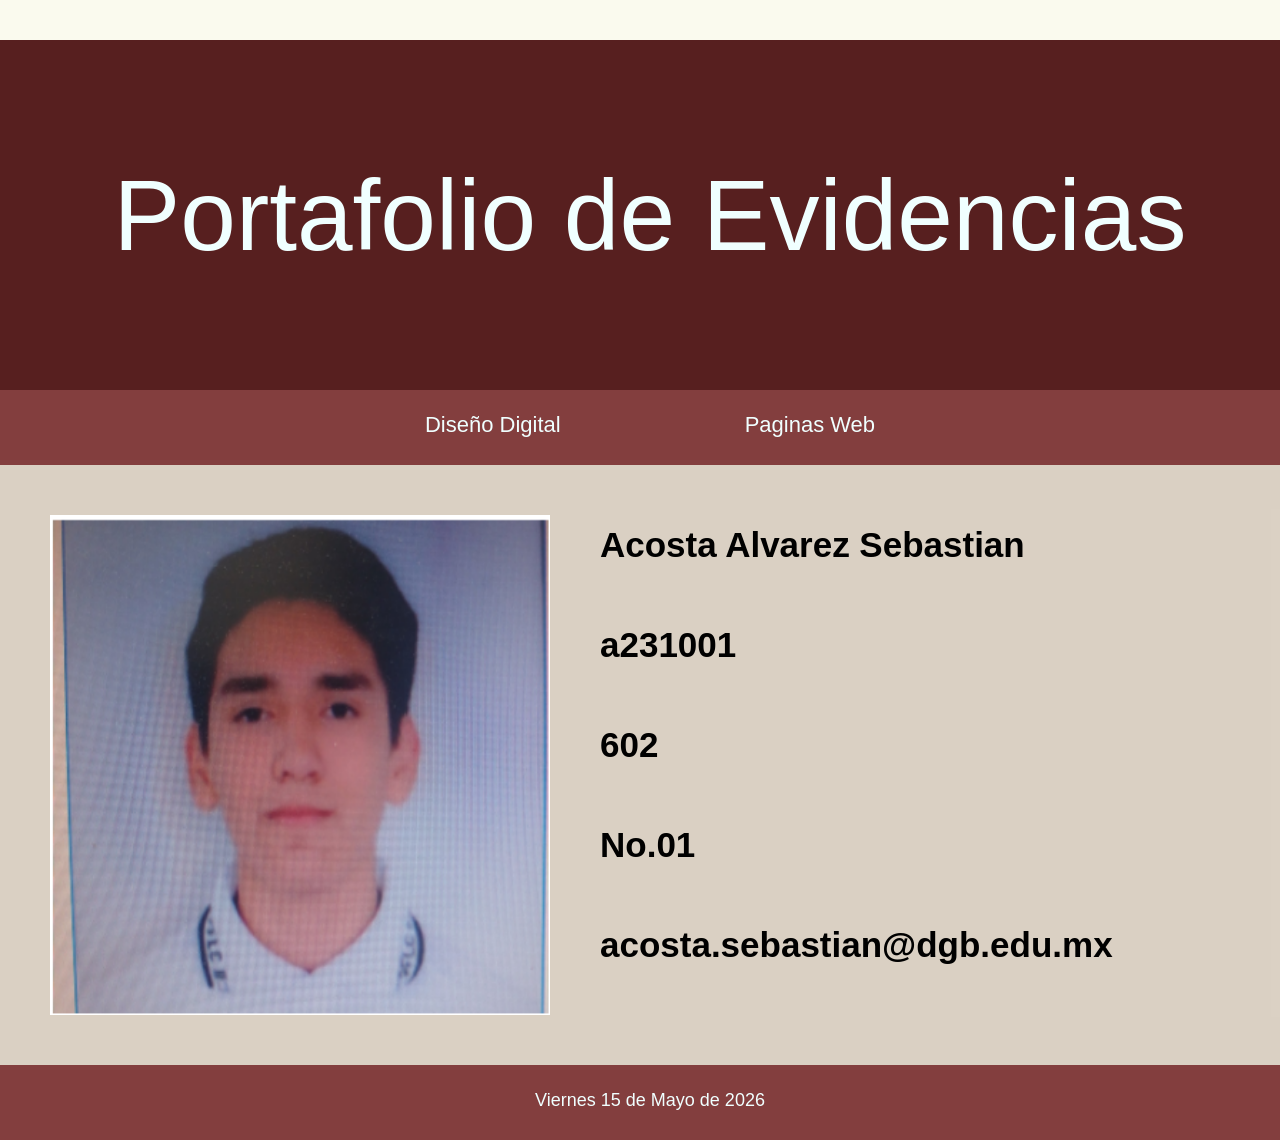
<file: index.html>
<!DOCTYPE html>
<html lang="es">
<head>
    <meta charset="utf-8">
    <meta http-equiv="X-UA-Compatible" content="IE=edge">
    <meta name="viewport" content="width=device-width, initial-scale=1.0">
    <link rel="stylesheet" type="text/css" href="estilos.css">
    <title>Portafolio de Eviencias</title>
</head>
<body id="contenedor">
    <header>
        <section id="baner">Portafolio de Evidencias</section>
    </header>


    <nav>
        <ul>
            <li><a href="diseno-digital/iniciod.html">Diseño Digital</a></li>
            <li><a href="paginas-web/inicio.html">Paginas Web</a></li>
        </ul>
    </nav>


    <main>
        <aside id="izquierda">
            <img src="elementos/captura1.png" alt="foto">
        </aside>

        <article></article>  
        <aside id="derecha">
            <h2>Acosta Alvarez Sebastian</h2>
            <h2>a231001</h2>
            <h2>602</h2>
            <h2>No.01</h2>
            <h2>acosta.sebastian@dgb.edu.mx</h2>
        </aside>
    </main>

    <footer> Viernes 15 de Mayo de 2026</footer>


</body>
</html>
</file>
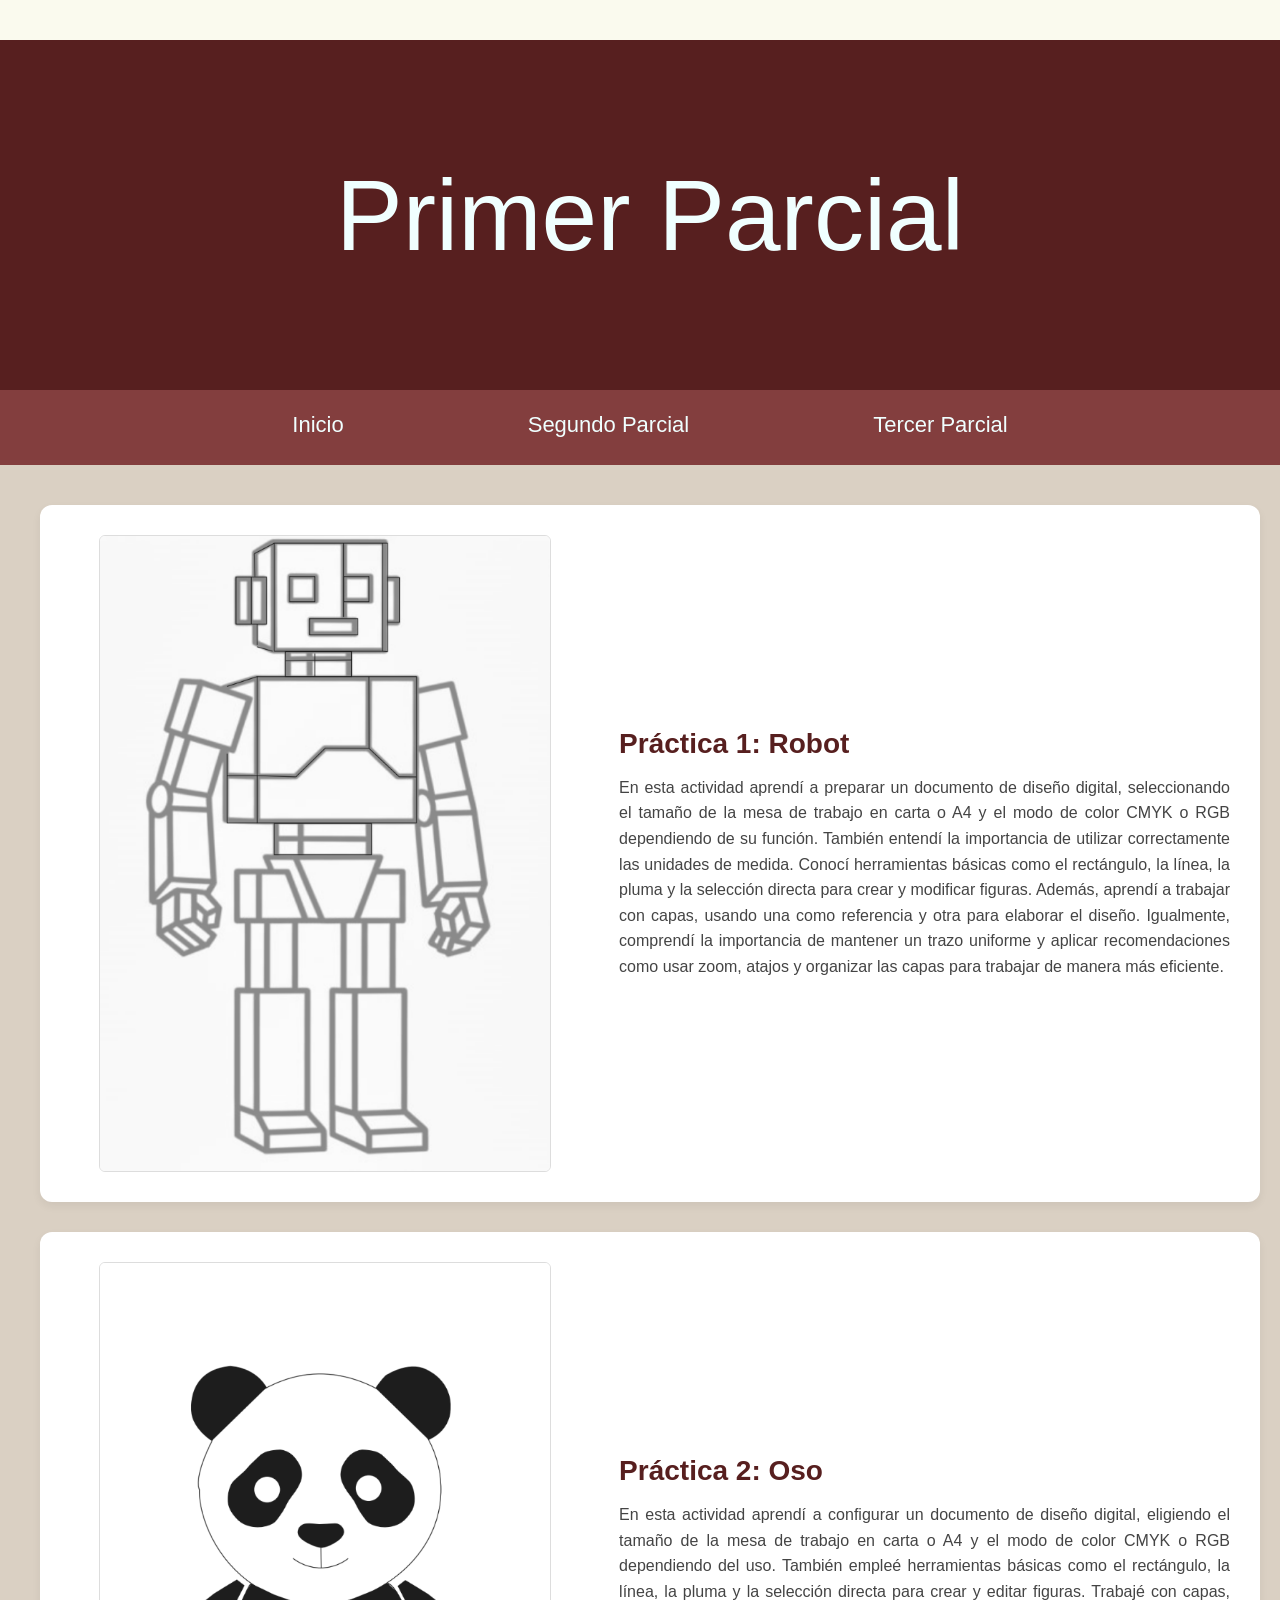
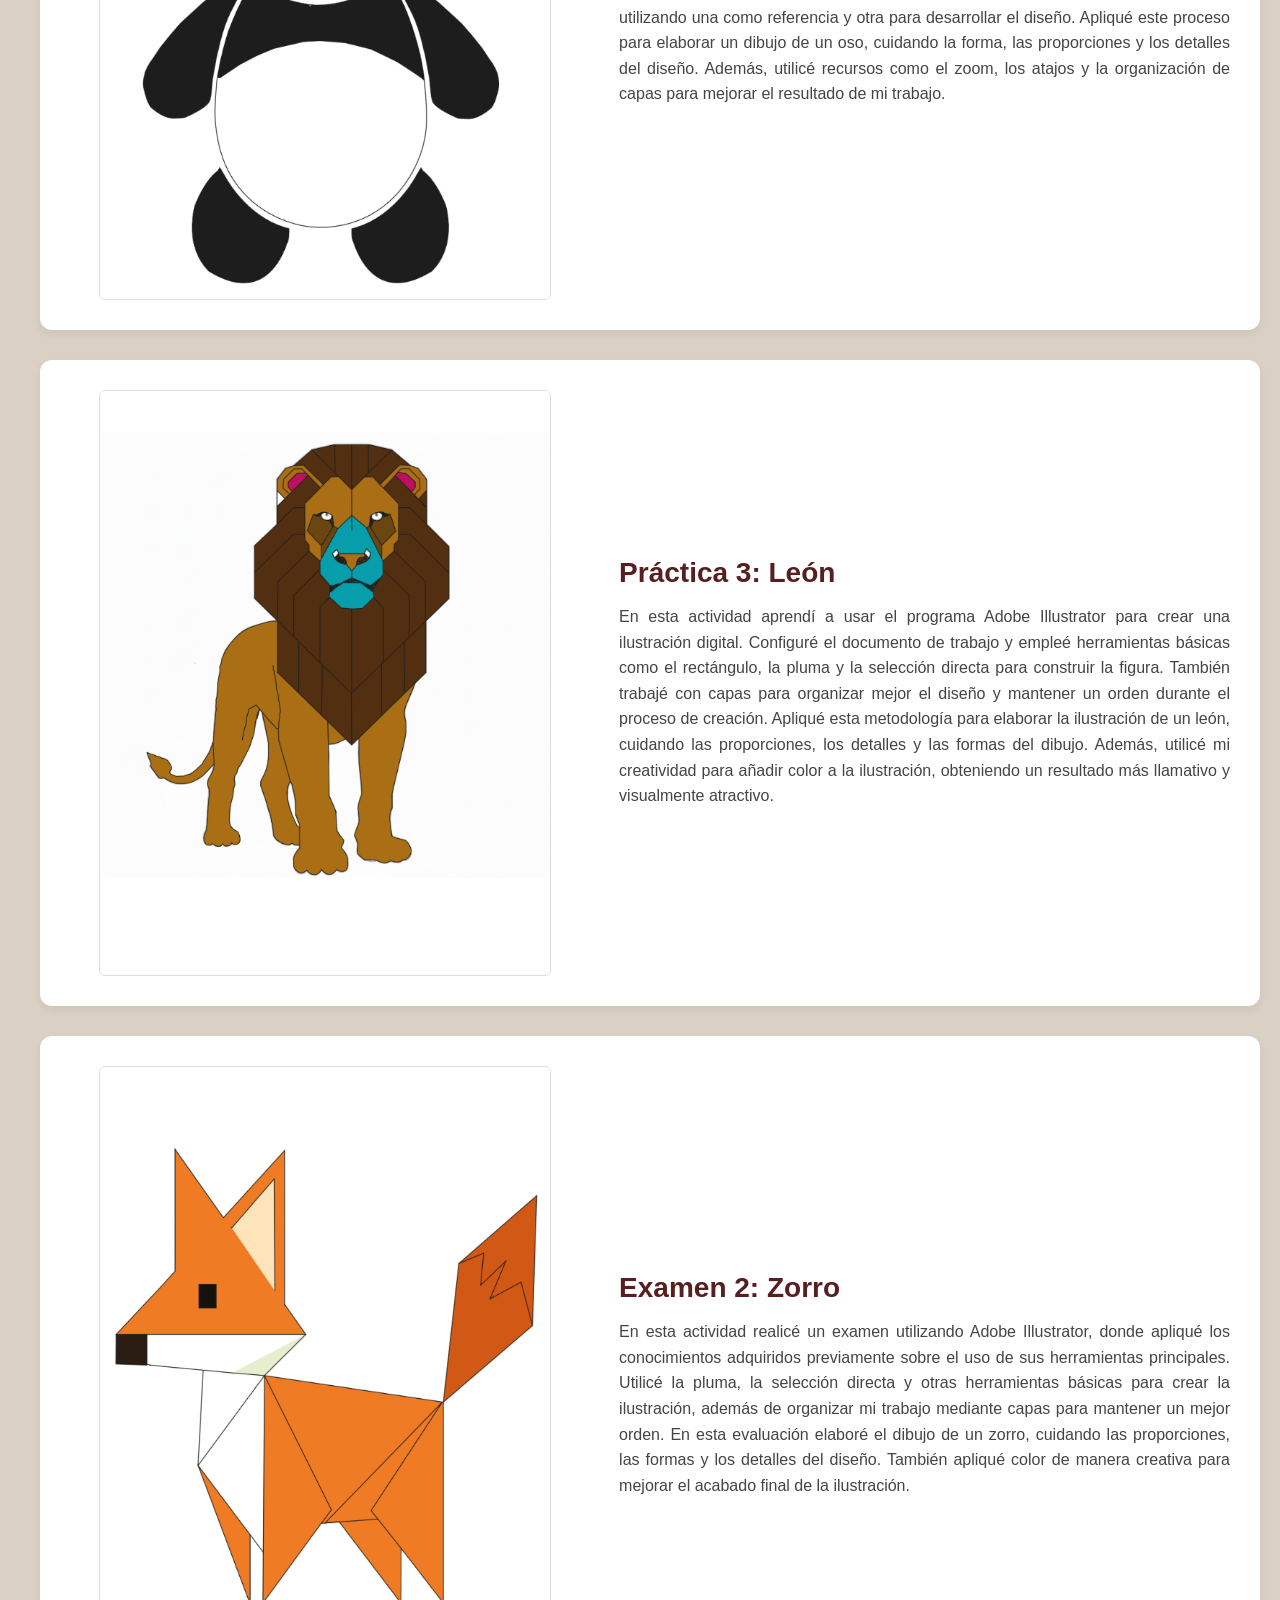
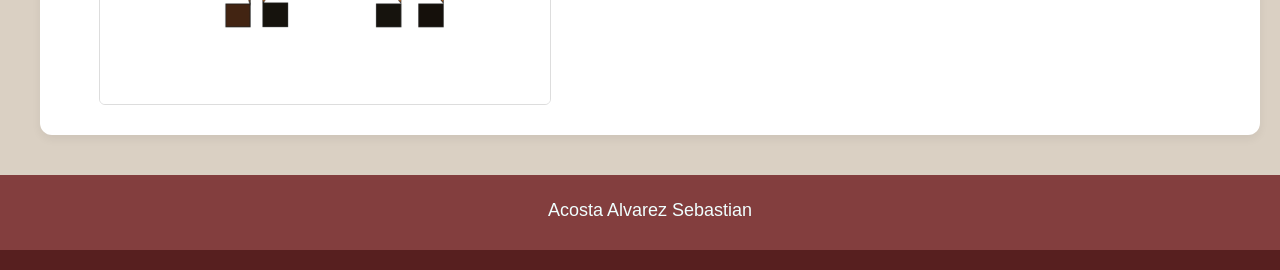
<file: diseno-digital/dd_p1.html>
<!DOCTYPE html>
<html lang="es">
<head>
    <meta charset="utf-8">
    <meta http-equiv="X-UA-Compatible" content="IE=edge">
    <meta name="viewport" content="width=device-width, initial-scale=1.0">
    <link rel="stylesheet" type="text/css" href="dd_p1.css">
    <title>Portafolio de Evidencias - Primer Parcial</title>
</head>
<body id="contenedor" style="height: auto; min-height: 100vh; display: flex; flex-direction: column; padding-bottom: 20px;">
    <header>
        <section id="baner">Primer Parcial</section>
    </header>

    <nav>
        <ul>
            <li><a href="../index.html">Inicio</a></li>
            <li><a href="dd_p2.html">Segundo Parcial</a></li>
            <li><a href="dd_p3.html">Tercer Parcial</a></li>
        </ul>
    </nav>

    <main style="display: flex; flex-direction: column; gap: 30px; padding: 40px; box-sizing: border-box; background: rgba(247, 247, 231, 0.822); width: 1300px; margin: auto;">
        
        <!-- Práctica 1 -->
        <div style="display: flex; width: 100%; gap: 40px; align-items: center; background: white; padding: 30px; border-radius: 12px; box-shadow: 0 4px 10px rgba(0,0,0,0.06); box-sizing: border-box; transition: transform 0.2s ease;" onmouseover="this.style.transform='translateY(-3px)'" onmouseout="this.style.transform='translateY(0)'">
            <div style="flex: 1; display: flex; justify-content: center; align-items: center; max-width: 550px;">
                <img src="../elementos/d1.png" alt="Robot" style="width: 100%; max-width: 450px; height: auto; border-radius: 6px; border: 1px solid #ddd; display: block;">
            </div>
            <div style="flex: 1.2; font-family: -apple-system, BlinkMacSystemFont, 'Segoe UI', Roboto, sans-serif;">
                <h2 style="font-size: 28px; color: rgb(87, 31, 31); margin-bottom: 15px; font-weight: bold;">Práctica 1: Robot</h2>
                <p style="font-size: 16px; color: #444; line-height: 1.6; text-align: justify;">
                    En esta actividad aprendí a preparar un documento de diseño digital, seleccionando el tamaño de la mesa de trabajo en carta o A4 y el modo de color CMYK o RGB dependiendo de su función. También entendí la importancia de utilizar correctamente las unidades de medida. Conocí herramientas básicas como el rectángulo, la línea, la pluma y la selección directa para crear y modificar figuras. Además, aprendí a trabajar con capas, usando una como referencia y otra para elaborar el diseño. Igualmente, comprendí la importancia de mantener un trazo uniforme y aplicar recomendaciones como usar zoom, atajos y organizar las capas para trabajar de manera más eficiente.
                </p>
            </div>
        </div>

        <!-- Práctica 2 -->
        <div style="display: flex; width: 100%; gap: 40px; align-items: center; background: white; padding: 30px; border-radius: 12px; box-shadow: 0 4px 10px rgba(0,0,0,0.06); box-sizing: border-box; transition: transform 0.2s ease;" onmouseover="this.style.transform='translateY(-3px)'" onmouseout="this.style.transform='translateY(0)'">
            <div style="flex: 1; display: flex; justify-content: center; align-items: center; max-width: 550px;">
                <img src="../elementos/d2.png" alt="Oso" style="width: 100%; max-width: 450px; height: auto; border-radius: 6px; border: 1px solid #ddd; display: block;">
            </div>
            <div style="flex: 1.2; font-family: -apple-system, BlinkMacSystemFont, 'Segoe UI', Roboto, sans-serif;">
                <h2 style="font-size: 28px; color: rgb(87, 31, 31); margin-bottom: 15px; font-weight: bold;">Práctica 2: Oso</h2>
                <p style="font-size: 16px; color: #444; line-height: 1.6; text-align: justify;">
                    En esta actividad aprendí a configurar un documento de diseño digital, eligiendo el tamaño de la mesa de trabajo en carta o A4 y el modo de color CMYK o RGB dependiendo del uso. También empleé herramientas básicas como el rectángulo, la línea, la pluma y la selección directa para crear y editar figuras. Trabajé con capas, utilizando una como referencia y otra para desarrollar el diseño. Apliqué este proceso para elaborar un dibujo de un oso, cuidando la forma, las proporciones y los detalles del diseño. Además, utilicé recursos como el zoom, los atajos y la organización de capas para mejorar el resultado de mi trabajo.
                </p>
            </div>
        </div>

        <!-- Práctica 3 -->
        <div style="display: flex; width: 100%; gap: 40px; align-items: center; background: white; padding: 30px; border-radius: 12px; box-shadow: 0 4px 10px rgba(0,0,0,0.06); box-sizing: border-box; transition: transform 0.2s ease;" onmouseover="this.style.transform='translateY(-3px)'" onmouseout="this.style.transform='translateY(0)'">
            <div style="flex: 1; display: flex; justify-content: center; align-items: center; max-width: 550px;">
                <img src="../elementos/d3.png" alt="León" style="width: 100%; max-width: 450px; height: auto; border-radius: 6px; border: 1px solid #ddd; display: block;">
            </div>
            <div style="flex: 1.2; font-family: -apple-system, BlinkMacSystemFont, 'Segoe UI', Roboto, sans-serif;">
                <h2 style="font-size: 28px; color: rgb(87, 31, 31); margin-bottom: 15px; font-weight: bold;">Práctica 3: León</h2>
                <p style="font-size: 16px; color: #444; line-height: 1.6; text-align: justify;">
                    En esta actividad aprendí a usar el programa Adobe Illustrator para crear una ilustración digital. Configuré el documento de trabajo y empleé herramientas básicas como el rectángulo, la pluma y la selección directa para construir la figura. También trabajé con capas para organizar mejor el diseño y mantener un orden durante el proceso de creación. Apliqué esta metodología para elaborar la ilustración de un león, cuidando las proporciones, los detalles y las formas del dibujo. Además, utilicé mi creatividad para añadir color a la ilustración, obteniendo un resultado más llamativo y visualmente atractivo.
                </p>
            </div>
        </div>

        <!-- Examen 2 -->
        <div style="display: flex; width: 100%; gap: 40px; align-items: center; background: white; padding: 30px; border-radius: 12px; box-shadow: 0 4px 10px rgba(0,0,0,0.06); box-sizing: border-box; transition: transform 0.2s ease;" onmouseover="this.style.transform='translateY(-3px)'" onmouseout="this.style.transform='translateY(0)'">
            <div style="flex: 1; display: flex; justify-content: center; align-items: center; max-width: 550px;">
                <img src="../elementos/d4.png" alt="Zorro" style="width: 100%; max-width: 450px; height: auto; border-radius: 6px; border: 1px solid #ddd; display: block;">
            </div>
            <div style="flex: 1.2; font-family: -apple-system, BlinkMacSystemFont, 'Segoe UI', Roboto, sans-serif;">
                <h2 style="font-size: 28px; color: rgb(87, 31, 31); margin-bottom: 15px; font-weight: bold;">Examen 2: Zorro</h2>
                <p style="font-size: 16px; color: #444; line-height: 1.6; text-align: justify;">
                    En esta actividad realicé un examen utilizando Adobe Illustrator, donde apliqué los conocimientos adquiridos previamente sobre el uso de sus herramientas principales. Utilicé la pluma, la selección directa y otras herramientas básicas para crear la ilustración, además de organizar mi trabajo mediante capas para mantener un mejor orden. En esta evaluación elaboré el dibujo de un zorro, cuidando las proporciones, las formas y los detalles del diseño. También apliqué color de manera creativa para mejorar el acabado final de la ilustración.
                </p>
            </div>
        </div>

    </main>

    <footer style="margin-top: auto;"> Acosta Alvarez Sebastian</footer>
</body>
</html>
</file>
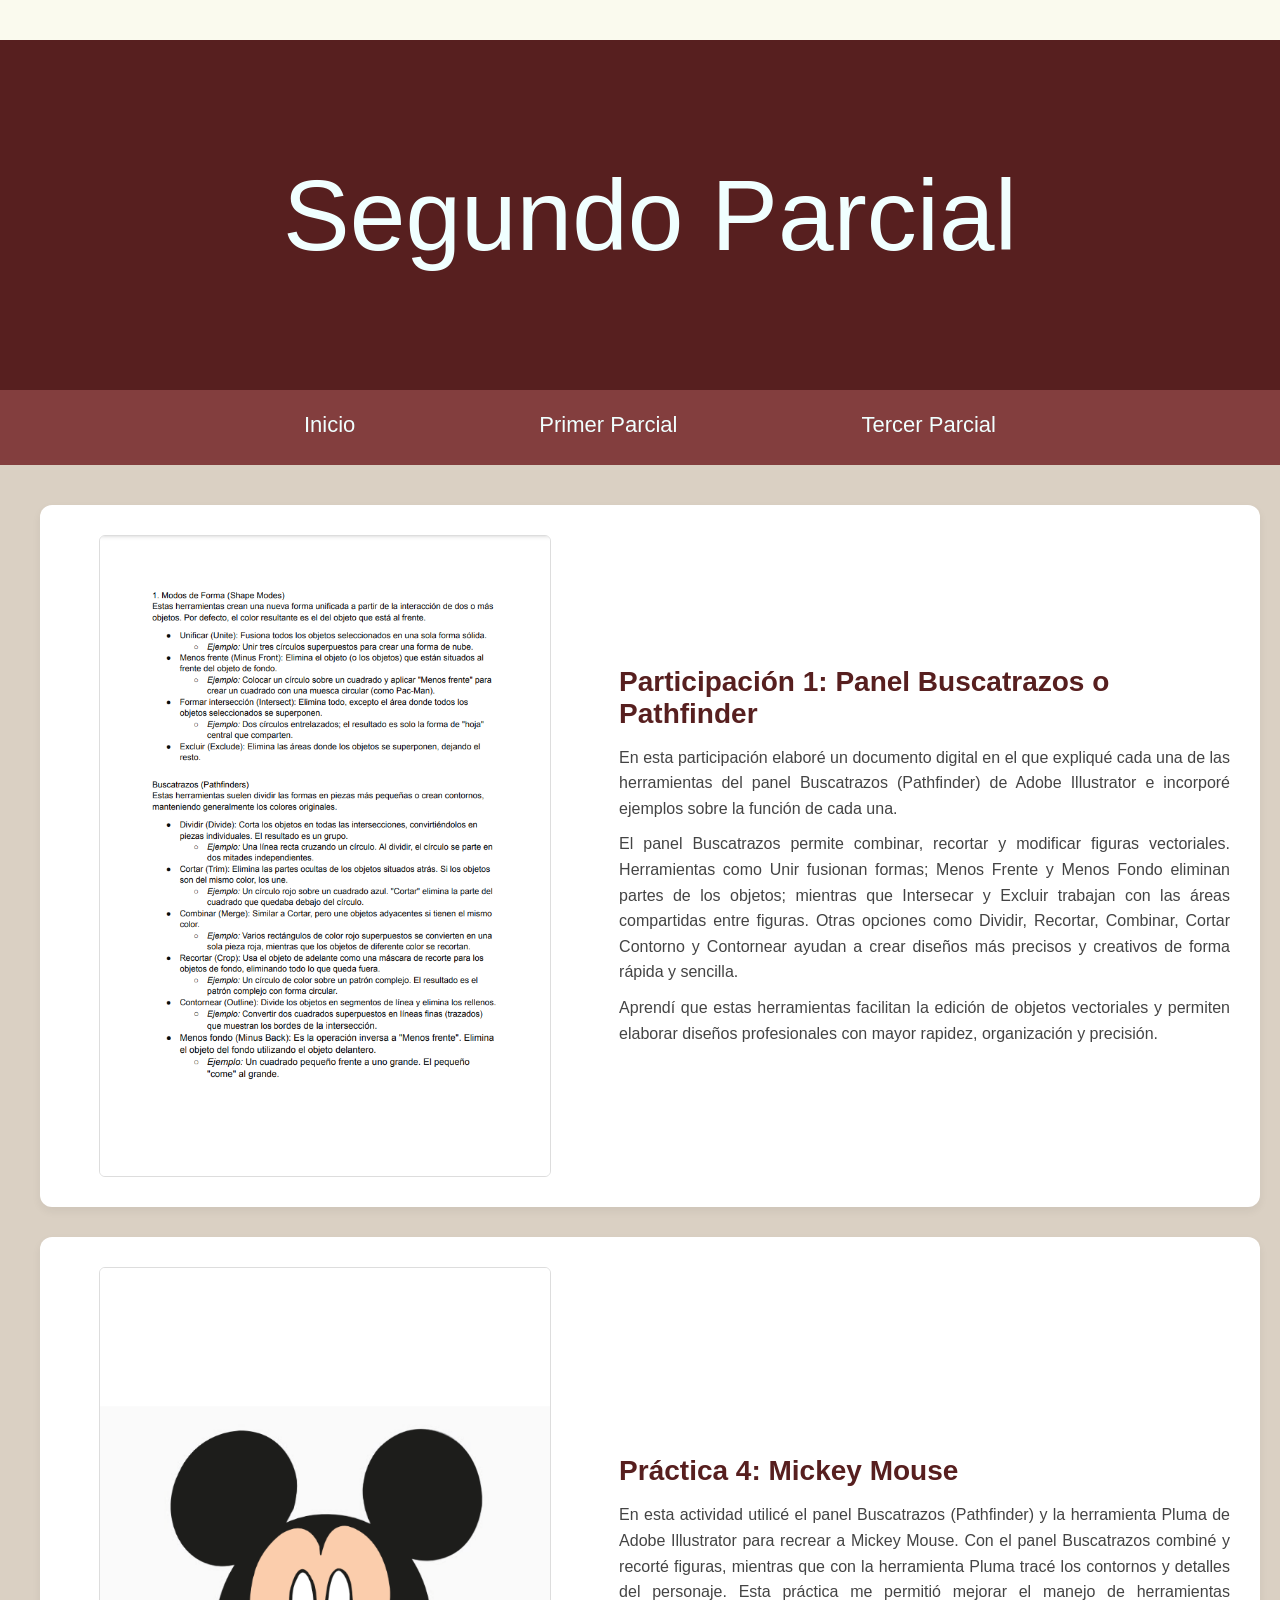
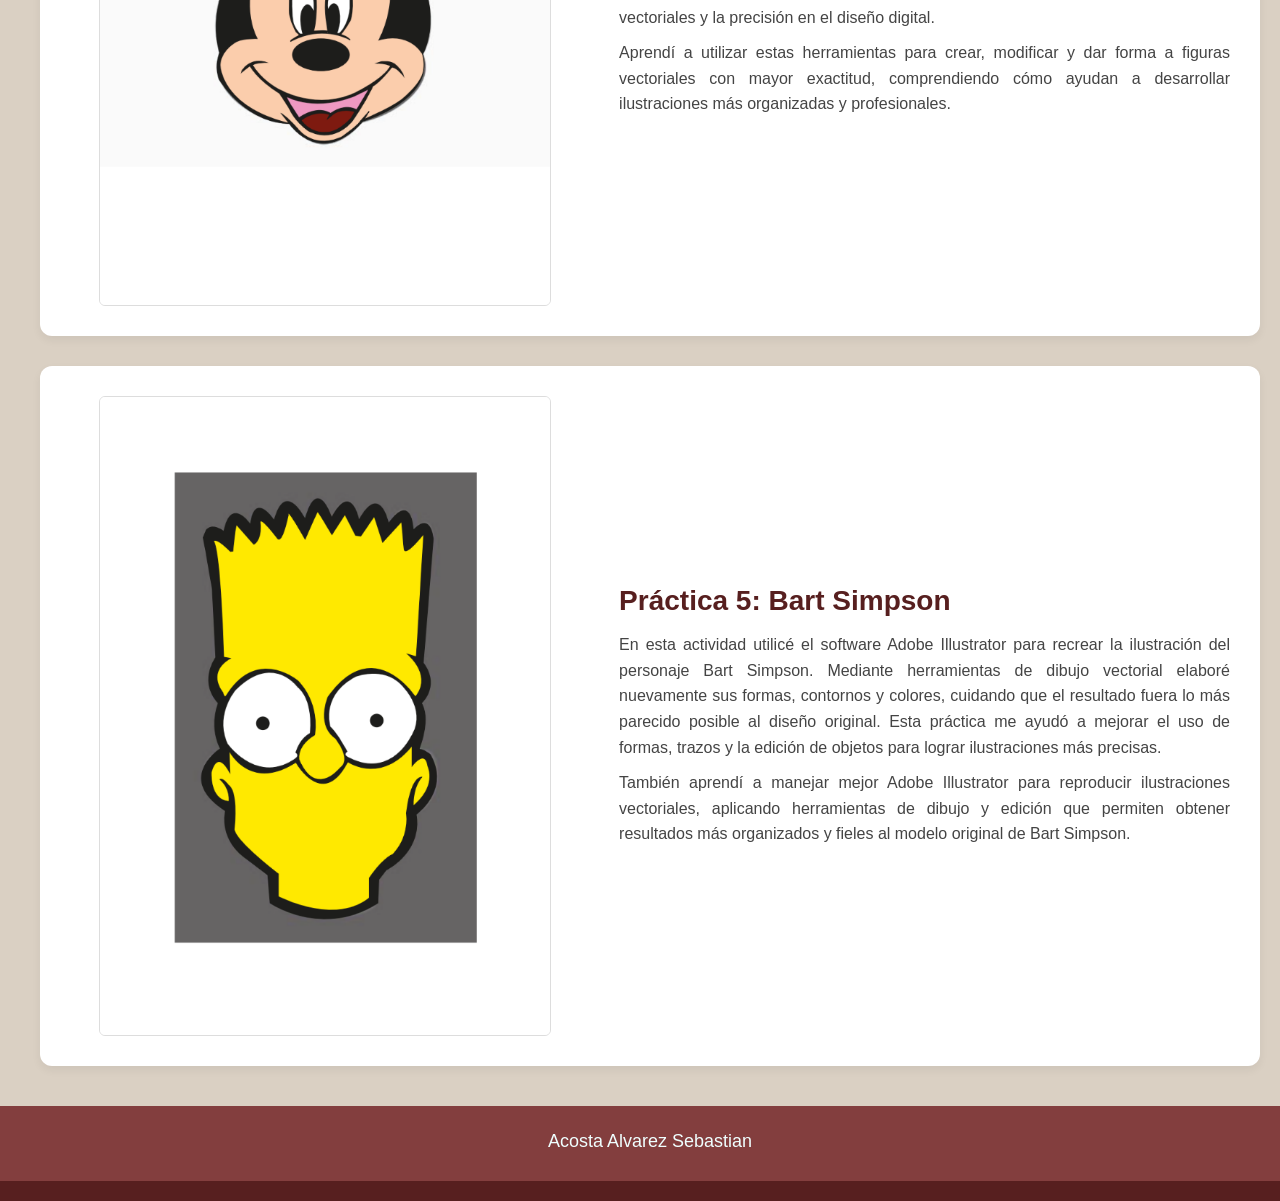
<file: diseno-digital/dd_p2.html>
<!DOCTYPE html>
<html lang="es">
<head>
    <meta charset="utf-8">
    <meta http-equiv="X-UA-Compatible" content="IE=edge">
    <meta name="viewport" content="width=device-width, initial-scale=1.0">
    <link rel="stylesheet" type="text/css" href="dd_p2.css">
    <title>Portafolio de Evidencias - Segundo Parcial</title>
</head>
<body id="contenedor" style="height: auto; min-height: 100vh; display: flex; flex-direction: column; padding-bottom: 20px;">
    <header>
        <section id="baner">Segundo Parcial</section>
    </header>

    <nav>
        <ul>
            <li><a href="../index.html">Inicio</a></li>
            <li><a href="dd_p1.html">Primer Parcial</a></li>
            <li><a href="dd_p3.html">Tercer Parcial</a></li>
        </ul>
    </nav>

    <main style="display: flex; flex-direction: column; gap: 30px; padding: 40px; box-sizing: border-box; background: rgba(247, 247, 231, 0.822); width: 1300px; margin: auto;">
        
        <!-- Actividad 1 -->
        <div style="display: flex; width: 100%; gap: 40px; align-items: center; background: white; padding: 30px; border-radius: 12px; box-shadow: 0 4px 10px rgba(0,0,0,0.06); box-sizing: border-box; transition: transform 0.2s ease;" onmouseover="this.style.transform='translateY(-3px)'" onmouseout="this.style.transform='translateY(0)'">
            <div style="flex: 1; display: flex; justify-content: center; align-items: center; max-width: 550px;">
                <a href="../elementos/d1.pdf" target="_blank" style="display: block;">
                    <img src="../elementos/d5.png" alt="Buscatrazos" title="Click para visualizar PDF" style="width: 100%; max-width: 450px; height: auto; border-radius: 6px; border: 1px solid #ddd; display: block;">
                </a>
            </div>
            <div style="flex: 1.2; font-family: -apple-system, BlinkMacSystemFont, 'Segoe UI', Roboto, sans-serif;">
                <h2 style="font-size: 28px; color: rgb(87, 31, 31); margin-bottom: 15px; font-weight: bold;">Participación 1: Panel Buscatrazos o Pathfinder</h2>
                <p style="font-size: 16px; color: #444; line-height: 1.6; text-align: justify; margin-bottom: 10px;">
                    En esta participación elaboré un documento digital en el que expliqué cada una de las herramientas del panel Buscatrazos (Pathfinder) de Adobe Illustrator e incorporé ejemplos sobre la función de cada una.
                </p>
                <p style="font-size: 16px; color: #444; line-height: 1.6; text-align: justify; margin-bottom: 10px;">
                    El panel Buscatrazos permite combinar, recortar y modificar figuras vectoriales. Herramientas como Unir fusionan formas; Menos Frente y Menos Fondo eliminan partes de los objetos; mientras que Intersecar y Excluir trabajan con las áreas compartidas entre figuras. Otras opciones como Dividir, Recortar, Combinar, Cortar Contorno y Contornear ayudan a crear diseños más precisos y creativos de forma rápida y sencilla.
                </p>
                <p style="font-size: 16px; color: #444; line-height: 1.6; text-align: justify;">
                    Aprendí que estas herramientas facilitan la edición de objetos vectoriales y permiten elaborar diseños profesionales con mayor rapidez, organización y precisión.
                </p>
            </div>
        </div>

        <!-- Actividad 2 -->
        <div style="display: flex; width: 100%; gap: 40px; align-items: center; background: white; padding: 30px; border-radius: 12px; box-shadow: 0 4px 10px rgba(0,0,0,0.06); box-sizing: border-box; transition: transform 0.2s ease;" onmouseover="this.style.transform='translateY(-3px)'" onmouseout="this.style.transform='translateY(0)'">
            <div style="flex: 1; display: flex; justify-content: center; align-items: center; max-width: 550px;">
                <img src="../elementos/d6.png" alt="Mickey Mouse" style="width: 100%; max-width: 450px; height: auto; border-radius: 6px; border: 1px solid #ddd; display: block;">
            </div>
            <div style="flex: 1.2; font-family: -apple-system, BlinkMacSystemFont, 'Segoe UI', Roboto, sans-serif;">
                <h2 style="font-size: 28px; color: rgb(87, 31, 31); margin-bottom: 15px; font-weight: bold;">Práctica 4: Mickey Mouse</h2>
                <p style="font-size: 16px; color: #444; line-height: 1.6; text-align: justify; margin-bottom: 10px;">
                    En esta actividad utilicé el panel Buscatrazos (Pathfinder) y la herramienta Pluma de Adobe Illustrator para recrear a Mickey Mouse. Con el panel Buscatrazos combiné y recorté figuras, mientras que con la herramienta Pluma tracé los contornos y detalles del personaje. Esta práctica me permitió mejorar el manejo de herramientas vectoriales y la precisión en el diseño digital.
                </p>
                <p style="font-size: 16px; color: #444; line-height: 1.6; text-align: justify;">
                    Aprendí a utilizar estas herramientas para crear, modificar y dar forma a figuras vectoriales con mayor exactitud, comprendiendo cómo ayudan a desarrollar ilustraciones más organizadas y profesionales.
                </p>
            </div>
        </div>

        <!-- Actividad 3 -->
        <div style="display: flex; width: 100%; gap: 40px; align-items: center; background: white; padding: 30px; border-radius: 12px; box-shadow: 0 4px 10px rgba(0,0,0,0.06); box-sizing: border-box; transition: transform 0.2s ease;" onmouseover="this.style.transform='translateY(-3px)'" onmouseout="this.style.transform='translateY(0)'">
            <div style="flex: 1; display: flex; justify-content: center; align-items: center; max-width: 550px;">
                <img src="../elementos/d7.png" alt="Bart Simpson" style="width: 100%; max-width: 450px; height: auto; border-radius: 6px; border: 1px solid #ddd; display: block;">
            </div>
            <div style="flex: 1.2; font-family: -apple-system, BlinkMacSystemFont, 'Segoe UI', Roboto, sans-serif;">
                <h2 style="font-size: 28px; color: rgb(87, 31, 31); margin-bottom: 15px; font-weight: bold;">Práctica 5: Bart Simpson</h2>
                <p style="font-size: 16px; color: #444; line-height: 1.6; text-align: justify; margin-bottom: 10px;">
                    En esta actividad utilicé el software Adobe Illustrator para recrear la ilustración del personaje Bart Simpson. Mediante herramientas de dibujo vectorial elaboré nuevamente sus formas, contornos y colores, cuidando que el resultado fuera lo más parecido posible al diseño original. Esta práctica me ayudó a mejorar el uso de formas, trazos y la edición de objetos para lograr ilustraciones más precisas.
                </p>
                <p style="font-size: 16px; color: #444; line-height: 1.6; text-align: justify;">
                    También aprendí a manejar mejor Adobe Illustrator para reproducir ilustraciones vectoriales, aplicando herramientas de dibujo y edición que permiten obtener resultados más organizados y fieles al modelo original de Bart Simpson.
                </p>
            </div>
        </div>

    </main>

    <footer style="margin-top: auto;"> Acosta Alvarez Sebastian</footer>
</body>
</html>
</file>
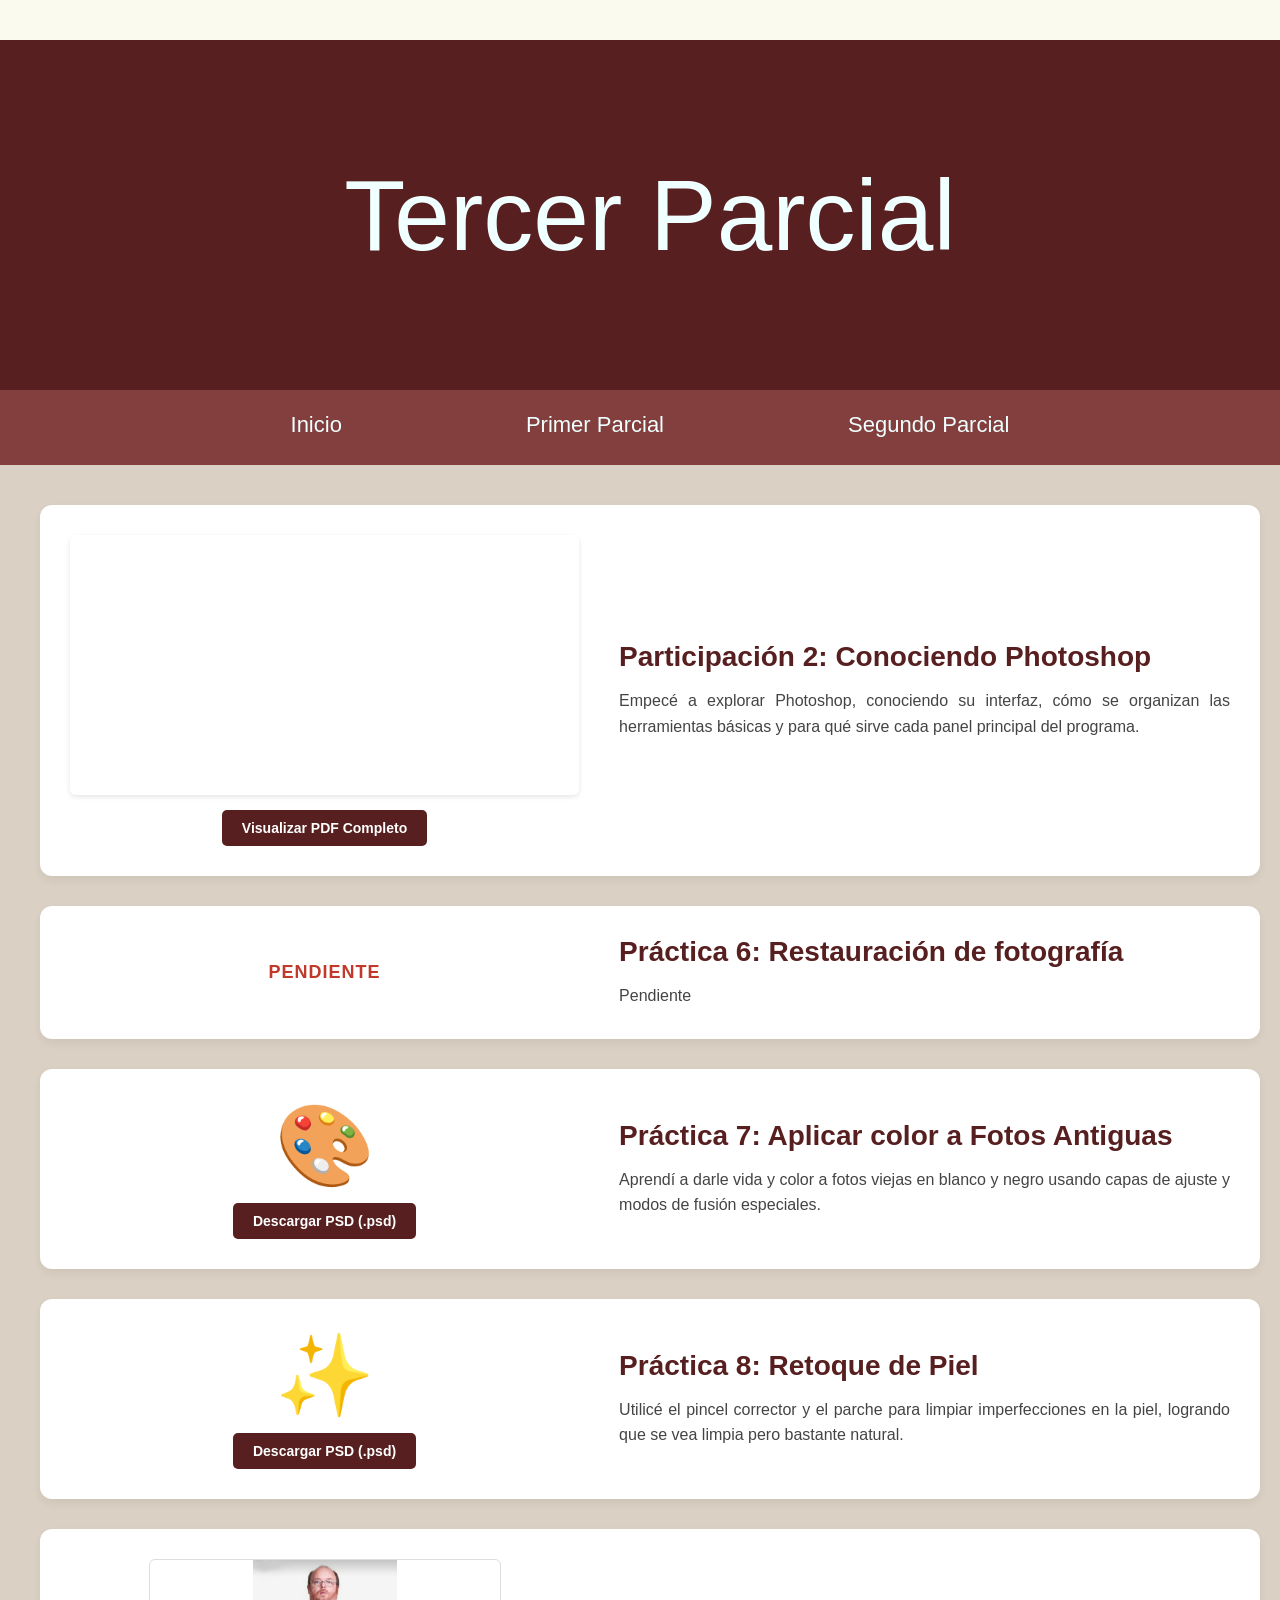
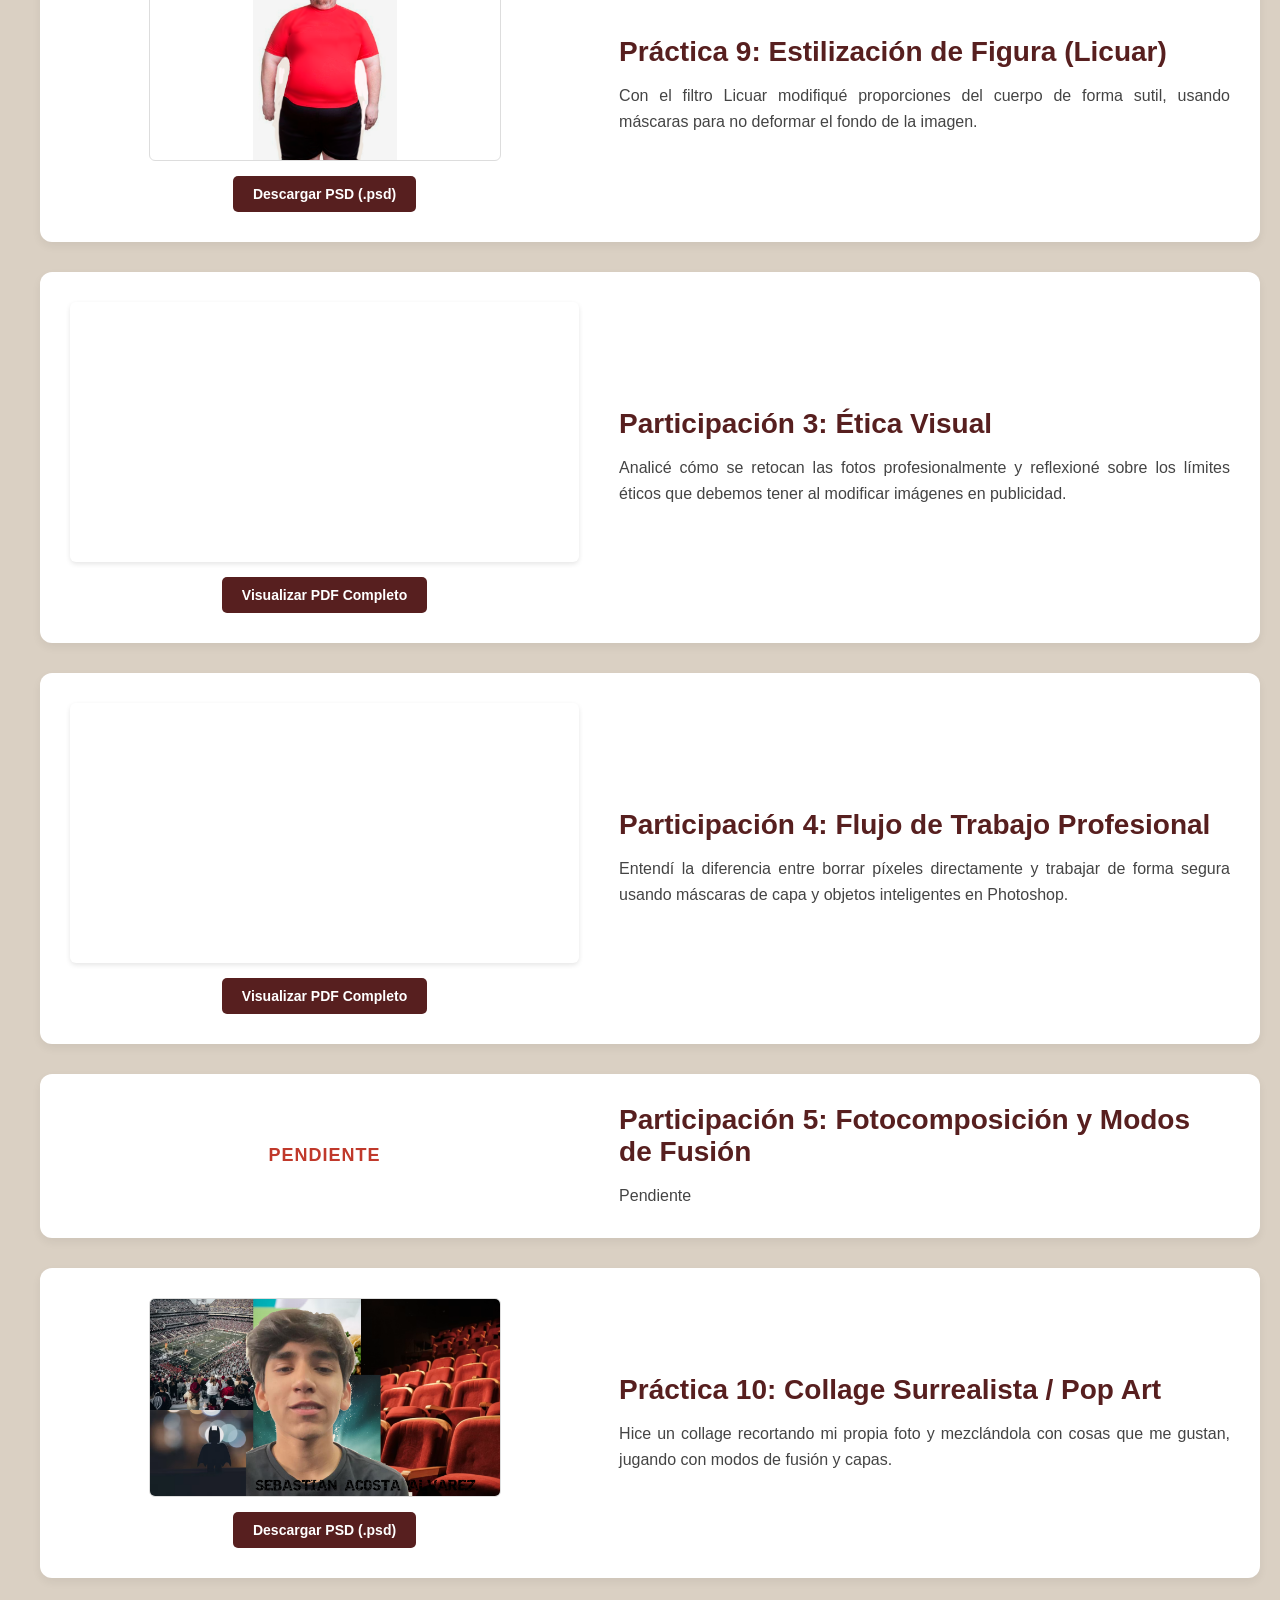
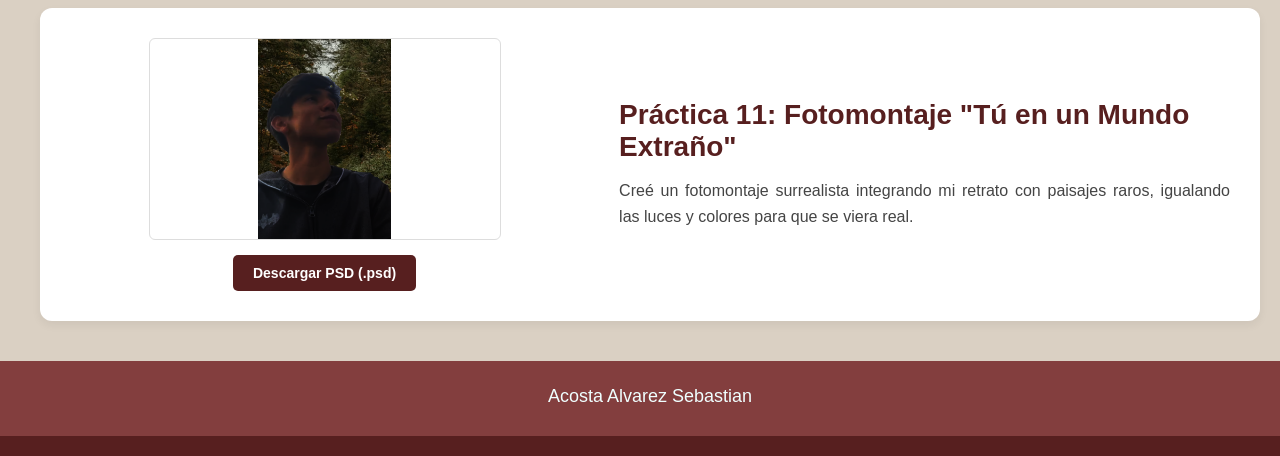
<file: diseno-digital/dd_p3.html>
<!DOCTYPE html>
<html lang="es">
<head>
    <meta charset="utf-8">
    <meta http-equiv="X-UA-Compatible" content="IE=edge">
    <meta name="viewport" content="width=device-width, initial-scale=1.0">
    <link rel="stylesheet" type="text/css" href="dd_p3.css">
    <title>Portafolio de Evidencias - Tercer Parcial</title>
</head>
<body id="contenedor" style="height: auto; min-height: 100vh; display: flex; flex-direction: column; padding-bottom: 20px;">
    <header>
        <section id="baner">Tercer Parcial</section>
    </header>

    <nav>
        <ul>
            <li><a href="../index.html">Inicio</a></li>
            <li><a href="dd_p1.html">Primer Parcial</a></li>
            <li><a href="dd_p2.html">Segundo Parcial</a></li>
        </ul>
    </nav>

    <main style="display: flex; flex-direction: column; gap: 30px; padding: 40px; box-sizing: border-box; background: rgba(247, 247, 231, 0.822); width: 1300px; margin: auto;">
        
        <!-- Actividad 1: Participación 2 -->
        <div style="display: flex; width: 100%; gap: 40px; align-items: center; background: white; padding: 30px; border-radius: 12px; box-shadow: 0 4px 10px rgba(0,0,0,0.06); box-sizing: border-box; transition: transform 0.2s ease;" onmouseover="this.style.transform='translateY(-3px)'" onmouseout="this.style.transform='translateY(0)'">
            <div style="flex: 1; display: flex; flex-direction: column; justify-content: center; align-items: center; max-width: 550px; text-align: center; width: 100%;">
                <iframe src="../elementos/dd_participacion2_inicios.pdf" style="width: 100%; height: 260px; border: none; border-radius: 6px; margin-bottom: 15px; box-shadow: 0 2px 5px rgba(0,0,0,0.1);"></iframe>
                <a href="../elementos/dd_participacion2_inicios.pdf" target="_blank" style="background: rgb(87, 31, 31); color: white; padding: 10px 20px; border-radius: 5px; text-decoration: none; display: inline-block; font-weight: bold; font-family: sans-serif; font-size: 14px;">Visualizar PDF Completo</a>
            </div>
            <div style="flex: 1.2; font-family: -apple-system, BlinkMacSystemFont, 'Segoe UI', Roboto, sans-serif;">
                <h2 style="font-size: 28px; color: rgb(87, 31, 31); margin-bottom: 15px; font-weight: bold;">Participación 2: Conociendo Photoshop</h2>
                <p style="font-size: 16px; color: #444; line-height: 1.6; text-align: justify;">
                    Empecé a explorar Photoshop, conociendo su interfaz, cómo se organizan las herramientas básicas y para qué sirve cada panel principal del programa.
                </p>
            </div>
        </div>

        <!-- Actividad 2: Práctica 6 -->
        <div style="display: flex; width: 100%; gap: 40px; align-items: center; background: white; padding: 30px; border-radius: 12px; box-shadow: 0 4px 10px rgba(0,0,0,0.06); box-sizing: border-box; transition: transform 0.2s ease;" onmouseover="this.style.transform='translateY(-3px)'" onmouseout="this.style.transform='translateY(0)'">
            <div style="flex: 1; display: flex; flex-direction: column; justify-content: center; align-items: center; max-width: 550px; text-align: center; width: 100%;">
                <div style="font-family: sans-serif; color: #c0392b; font-size: 18px; font-weight: bold; text-transform: uppercase; letter-spacing: 1px;">Pendiente</div>
            </div>
            <div style="flex: 1.2; font-family: -apple-system, BlinkMacSystemFont, 'Segoe UI', Roboto, sans-serif;">
                <h2 style="font-size: 28px; color: rgb(87, 31, 31); margin-bottom: 15px; font-weight: bold;">Práctica 6: Restauración de fotografía</h2>
                <p style="font-size: 16px; color: #444; line-height: 1.6; text-align: justify;">
                    Pendiente
                </p>
            </div>
        </div>

        <!-- Actividad 3: Práctica 7 -->
        <div style="display: flex; width: 100%; gap: 40px; align-items: center; background: white; padding: 30px; border-radius: 12px; box-shadow: 0 4px 10px rgba(0,0,0,0.06); box-sizing: border-box; transition: transform 0.2s ease;" onmouseover="this.style.transform='translateY(-3px)'" onmouseout="this.style.transform='translateY(0)'">
            <div style="flex: 1; display: flex; flex-direction: column; justify-content: center; align-items: center; max-width: 550px; text-align: center; width: 100%;">
                <div style="font-size: 80px; color: rgb(87, 31, 31); margin-bottom: 10px;">🎨</div>
                <a href="../elementos/dd_practica7.psd" style="background: rgb(87, 31, 31); color: white; padding: 10px 20px; border-radius: 5px; text-decoration: none; display: inline-block; font-weight: bold; font-family: sans-serif; font-size: 14px;">Descargar PSD (.psd)</a>
            </div>
            <div style="flex: 1.2; font-family: -apple-system, BlinkMacSystemFont, 'Segoe UI', Roboto, sans-serif;">
                <h2 style="font-size: 28px; color: rgb(87, 31, 31); margin-bottom: 15px; font-weight: bold;">Práctica 7: Aplicar color a Fotos Antiguas</h2>
                <p style="font-size: 16px; color: #444; line-height: 1.6; text-align: justify;">
                    Aprendí a darle vida y color a fotos viejas en blanco y negro usando capas de ajuste y modos de fusión especiales.
                </p>
            </div>
        </div>

        <!-- Actividad 4: Práctica 8 -->
        <div style="display: flex; width: 100%; gap: 40px; align-items: center; background: white; padding: 30px; border-radius: 12px; box-shadow: 0 4px 10px rgba(0,0,0,0.06); box-sizing: border-box; transition: transform 0.2s ease;" onmouseover="this.style.transform='translateY(-3px)'" onmouseout="this.style.transform='translateY(0)'">
            <div style="flex: 1; display: flex; flex-direction: column; justify-content: center; align-items: center; max-width: 550px; text-align: center; width: 100%;">
                <div style="font-size: 80px; color: rgb(87, 31, 31); margin-bottom: 10px;">✨</div>
                <a href="../elementos/dd_practica8_retoque.psd" style="background: rgb(87, 31, 31); color: white; padding: 10px 20px; border-radius: 5px; text-decoration: none; display: inline-block; font-weight: bold; font-family: sans-serif; font-size: 14px;">Descargar PSD (.psd)</a>
            </div>
            <div style="flex: 1.2; font-family: -apple-system, BlinkMacSystemFont, 'Segoe UI', Roboto, sans-serif;">
                <h2 style="font-size: 28px; color: rgb(87, 31, 31); margin-bottom: 15px; font-weight: bold;">Práctica 8: Retoque de Piel</h2>
                <p style="font-size: 16px; color: #444; line-height: 1.6; text-align: justify;">
                    Utilicé el pincel corrector y el parche para limpiar imperfecciones en la piel, logrando que se vea limpia pero bastante natural.
                </p>
            </div>
        </div>

        <!-- Actividad 5: Práctica 9 -->
        <div style="display: flex; width: 100%; gap: 40px; align-items: center; background: white; padding: 30px; border-radius: 12px; box-shadow: 0 4px 10px rgba(0,0,0,0.06); box-sizing: border-box; transition: transform 0.2s ease;" onmouseover="this.style.transform='translateY(-3px)'" onmouseout="this.style.transform='translateY(0)'">
            <div style="flex: 1; display: flex; flex-direction: column; justify-content: center; align-items: center; max-width: 550px; text-align: center; width: 100%;">
                <img src="../elementos/dd_practica9_licuar.png" alt="Licuar" style="width: 100%; max-width: 350px; height: auto; max-height: 200px; object-fit: contain; border-radius: 6px; border: 1px solid #ddd; margin-bottom: 15px;">
                <a href="../elementos/dd_practica9.psd" style="background: rgb(87, 31, 31); color: white; padding: 10px 20px; border-radius: 5px; text-decoration: none; display: inline-block; font-weight: bold; font-family: sans-serif; font-size: 14px;">Descargar PSD (.psd)</a>
            </div>
            <div style="flex: 1.2; font-family: -apple-system, BlinkMacSystemFont, 'Segoe UI', Roboto, sans-serif;">
                <h2 style="font-size: 28px; color: rgb(87, 31, 31); margin-bottom: 15px; font-weight: bold;">Práctica 9: Estilización de Figura (Licuar)</h2>
                <p style="font-size: 16px; color: #444; line-height: 1.6; text-align: justify;">
                    Con el filtro Licuar modifiqué proporciones del cuerpo de forma sutil, usando máscaras para no deformar el fondo de la imagen.
                </p>
            </div>
        </div>

        <!-- Actividad 6: Participación 3 -->
        <div style="display: flex; width: 100%; gap: 40px; align-items: center; background: white; padding: 30px; border-radius: 12px; box-shadow: 0 4px 10px rgba(0,0,0,0.06); box-sizing: border-box; transition: transform 0.2s ease;" onmouseover="this.style.transform='translateY(-3px)'" onmouseout="this.style.transform='translateY(0)'">
            <div style="flex: 1; display: flex; flex-direction: column; justify-content: center; align-items: center; max-width: 550px; text-align: center; width: 100%;">
                <iframe src="../elementos/dd_participacion3_etica.pdf" style="width: 100%; height: 260px; border: none; border-radius: 6px; margin-bottom: 15px; box-shadow: 0 2px 5px rgba(0,0,0,0.1);"></iframe>
                <a href="../elementos/dd_participacion3_etica.pdf" target="_blank" style="background: rgb(87, 31, 31); color: white; padding: 10px 20px; border-radius: 5px; text-decoration: none; display: inline-block; font-weight: bold; font-family: sans-serif; font-size: 14px;">Visualizar PDF Completo</a>
            </div>
            <div style="flex: 1.2; font-family: -apple-system, BlinkMacSystemFont, 'Segoe UI', Roboto, sans-serif;">
                <h2 style="font-size: 28px; color: rgb(87, 31, 31); margin-bottom: 15px; font-weight: bold;">Participación 3: Ética Visual</h2>
                <p style="font-size: 16px; color: #444; line-height: 1.6; text-align: justify;">
                    Analicé cómo se retocan las fotos profesionalmente y reflexioné sobre los límites éticos que debemos tener al modificar imágenes en publicidad.
                </p>
            </div>
        </div>

        <!-- Actividad 7: Participación 4 -->
        <div style="display: flex; width: 100%; gap: 40px; align-items: center; background: white; padding: 30px; border-radius: 12px; box-shadow: 0 4px 10px rgba(0,0,0,0.06); box-sizing: border-box; transition: transform 0.2s ease;" onmouseover="this.style.transform='translateY(-3px)'" onmouseout="this.style.transform='translateY(0)'">
            <div style="flex: 1; display: flex; flex-direction: column; justify-content: center; align-items: center; max-width: 550px; text-align: center; width: 100%;">
                <iframe src="../elementos/dd_participacion4_flujo.pdf" style="width: 100%; height: 260px; border: none; border-radius: 6px; margin-bottom: 15px; box-shadow: 0 2px 5px rgba(0,0,0,0.1);"></iframe>
                <a href="../elementos/dd_participacion4_flujo.pdf" target="_blank" style="background: rgb(87, 31, 31); color: white; padding: 10px 20px; border-radius: 5px; text-decoration: none; display: inline-block; font-weight: bold; font-family: sans-serif; font-size: 14px;">Visualizar PDF Completo</a>
            </div>
            <div style="flex: 1.2; font-family: -apple-system, BlinkMacSystemFont, 'Segoe UI', Roboto, sans-serif;">
                <h2 style="font-size: 28px; color: rgb(87, 31, 31); margin-bottom: 15px; font-weight: bold;">Participación 4: Flujo de Trabajo Profesional</h2>
                <p style="font-size: 16px; color: #444; line-height: 1.6; text-align: justify;">
                    Entendí la diferencia entre borrar píxeles directamente y trabajar de forma segura usando máscaras de capa y objetos inteligentes en Photoshop.
                </p>
            </div>
        </div>

        <!-- Actividad 8: Participación 5 -->
        <div style="display: flex; width: 100%; gap: 40px; align-items: center; background: white; padding: 30px; border-radius: 12px; box-shadow: 0 4px 10px rgba(0,0,0,0.06); box-sizing: border-box; transition: transform 0.2s ease;" onmouseover="this.style.transform='translateY(-3px)'" onmouseout="this.style.transform='translateY(0)'">
            <div style="flex: 1; display: flex; flex-direction: column; justify-content: center; align-items: center; max-width: 550px; text-align: center; width: 100%;">
                <div style="font-family: sans-serif; color: #c0392b; font-size: 18px; font-weight: bold; text-transform: uppercase; letter-spacing: 1px;">Pendiente</div>
            </div>
            <div style="flex: 1.2; font-family: -apple-system, BlinkMacSystemFont, 'Segoe UI', Roboto, sans-serif;">
                <h2 style="font-size: 28px; color: rgb(87, 31, 31); margin-bottom: 15px; font-weight: bold;">Participación 5: Fotocomposición y Modos de Fusión</h2>
                <p style="font-size: 16px; color: #444; line-height: 1.6; text-align: justify;">
                    Pendiente
                </p>
            </div>
        </div>

        <!-- Actividad 9: Práctica 10 -->
        <div style="display: flex; width: 100%; gap: 40px; align-items: center; background: white; padding: 30px; border-radius: 12px; box-shadow: 0 4px 10px rgba(0,0,0,0.06); box-sizing: border-box; transition: transform 0.2s ease;" onmouseover="this.style.transform='translateY(-3px)'" onmouseout="this.style.transform='translateY(0)'">
            <div style="flex: 1; display: flex; flex-direction: column; justify-content: center; align-items: center; max-width: 550px; text-align: center; width: 100%;">
                <img src="../elementos/dd_practica10_collage.png" alt="Collage" style="width: 100%; max-width: 350px; height: auto; max-height: 200px; object-fit: contain; border-radius: 6px; border: 1px solid #ddd; margin-bottom: 15px;">
                <a href="../elementos/dd_practica10.psd" style="background: rgb(87, 31, 31); color: white; padding: 10px 20px; border-radius: 5px; text-decoration: none; display: inline-block; font-weight: bold; font-family: sans-serif; font-size: 14px;">Descargar PSD (.psd)</a>
            </div>
            <div style="flex: 1.2; font-family: -apple-system, BlinkMacSystemFont, 'Segoe UI', Roboto, sans-serif;">
                <h2 style="font-size: 28px; color: rgb(87, 31, 31); margin-bottom: 15px; font-weight: bold;">Práctica 10: Collage Surrealista / Pop Art</h2>
                <p style="font-size: 16px; color: #444; line-height: 1.6; text-align: justify;">
                    Hice un collage recortando mi propia foto y mezclándola con cosas que me gustan, jugando con modos de fusión y capas.
                </p>
            </div>
        </div>

        <!-- Actividad 10: Práctica 11 -->
        <div style="display: flex; width: 100%; gap: 40px; align-items: center; background: white; padding: 30px; border-radius: 12px; box-shadow: 0 4px 10px rgba(0,0,0,0.06); box-sizing: border-box; transition: transform 0.2s ease;" onmouseover="this.style.transform='translateY(-3px)'" onmouseout="this.style.transform='translateY(0)'">
            <div style="flex: 1; display: flex; flex-direction: column; justify-content: center; align-items: center; max-width: 550px; text-align: center; width: 100%;">
                <img src="../elementos/dd_practica11_fotomontaje.png" alt="Fotomontaje" style="width: 100%; max-width: 350px; height: auto; max-height: 200px; object-fit: contain; border-radius: 6px; border: 1px solid #ddd; margin-bottom: 15px;">
                <a href="../elementos/dd_practica11.psd" style="background: rgb(87, 31, 31); color: white; padding: 10px 20px; border-radius: 5px; text-decoration: none; display: inline-block; font-weight: bold; font-family: sans-serif; font-size: 14px;">Descargar PSD (.psd)</a>
            </div>
            <div style="flex: 1.2; font-family: -apple-system, BlinkMacSystemFont, 'Segoe UI', Roboto, sans-serif;">
                <h2 style="font-size: 28px; color: rgb(87, 31, 31); margin-bottom: 15px; font-weight: bold;">Práctica 11: Fotomontaje "Tú en un Mundo Extraño"</h2>
                <p style="font-size: 16px; color: #444; line-height: 1.6; text-align: justify;">
                    Creé un fotomontaje surrealista integrando mi retrato con paisajes raros, igualando las luces y colores para que se viera real.
                </p>
            </div>
        </div>

    </main>

    <footer style="margin-top: auto;"> Acosta Alvarez Sebastian</footer>
</body>
</html>
</file>
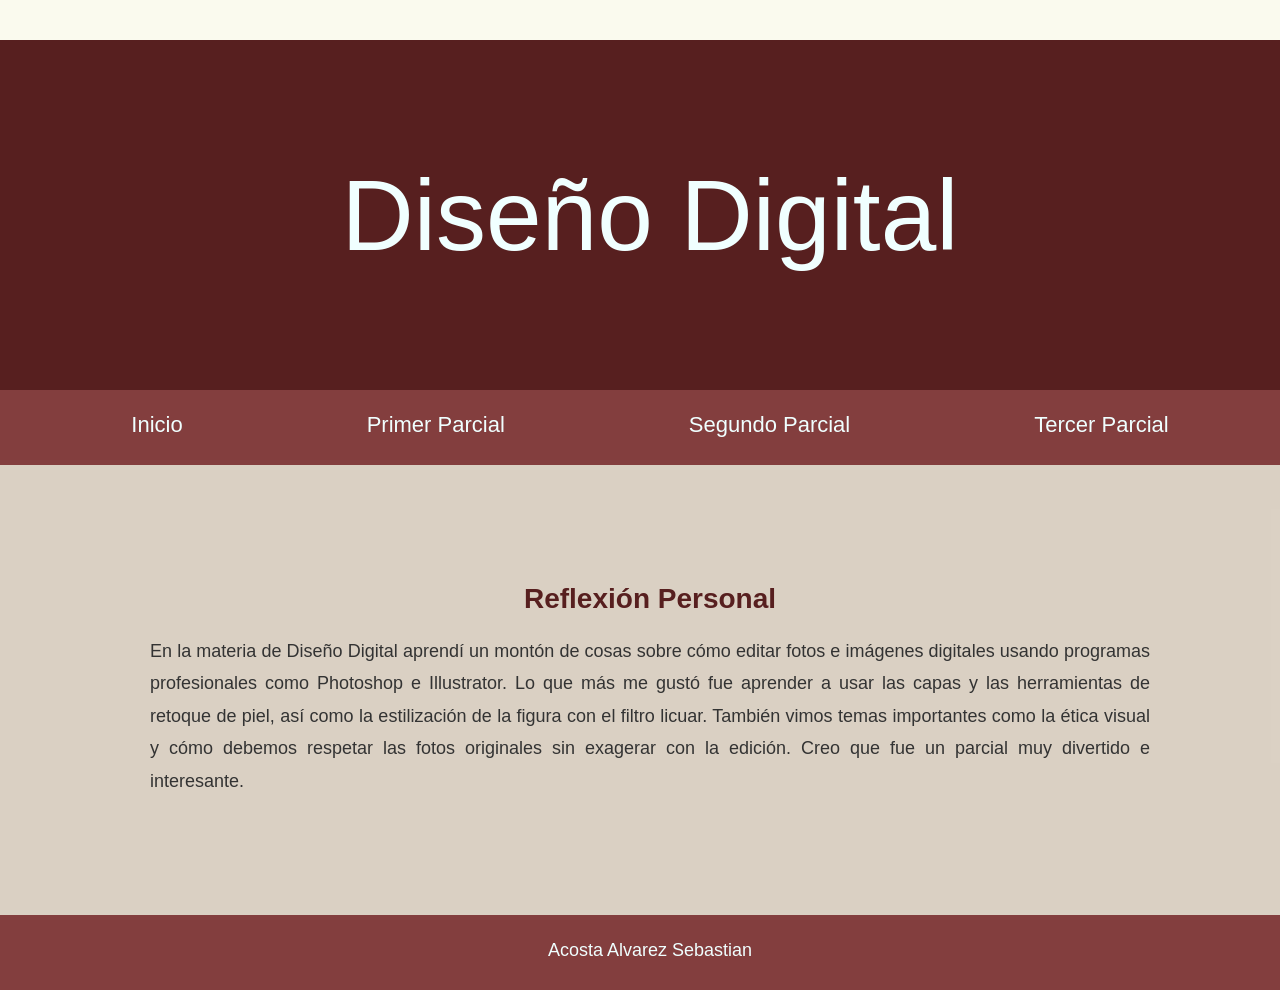
<file: diseno-digital/iniciod.html>
<!DOCTYPE html>
<html lang="es">
<head>
    <meta charset="utf-8">
    <meta http-equiv="X-UA-Compatible" content="IE=edge">
    <meta name="viewport" content="width=device-width, initial-scale=1.0">
    <link rel="stylesheet" type="text/css" href="iniciod.css">
    <title>Portafolio de Evidencias</title>
</head>
<body id="contenedor">
    <header>
        <section id="baner">Diseño Digital</section>
    </header>


    <nav>
        <ul>
            <li><a href="../index.html">Inicio</a></li>
            <li><a href="dd_p1.html">Primer Parcial</a></li>
            <li><a href="dd_p2.html">Segundo Parcial</a></li>
            <li><a href="dd_p3.html">Tercer Parcial</a></li>
        </ul>
    </nav>


    <main style="background: rgba(247, 247, 231, 0.822); padding: 45px; box-sizing: border-box; height: 450px; display: flex; flex-direction: column; justify-content: center; align-items: center;">
        <h2 style="font-family: sans-serif; color: rgb(87, 31, 31); font-size: 28px; margin-bottom: 20px; font-weight: bold; text-align: center;">Reflexión Personal</h2>
        <p style="font-family: sans-serif; color: #333; font-size: 18px; line-height: 1.8; text-align: justify; max-width: 1000px; margin: 0 auto;">
            En la materia de Diseño Digital aprendí un montón de cosas sobre cómo editar fotos e imágenes digitales usando programas profesionales como Photoshop e Illustrator. Lo que más me gustó fue aprender a usar las capas y las herramientas de retoque de piel, así como la estilización de la figura con el filtro licuar. También vimos temas importantes como la ética visual y cómo debemos respetar las fotos originales sin exagerar con la edición. Creo que fue un parcial muy divertido e interesante.
        </p>
    </main>


    <footer> Acosta Alvarez Sebastian </footer>


</body>
</html>
</file>
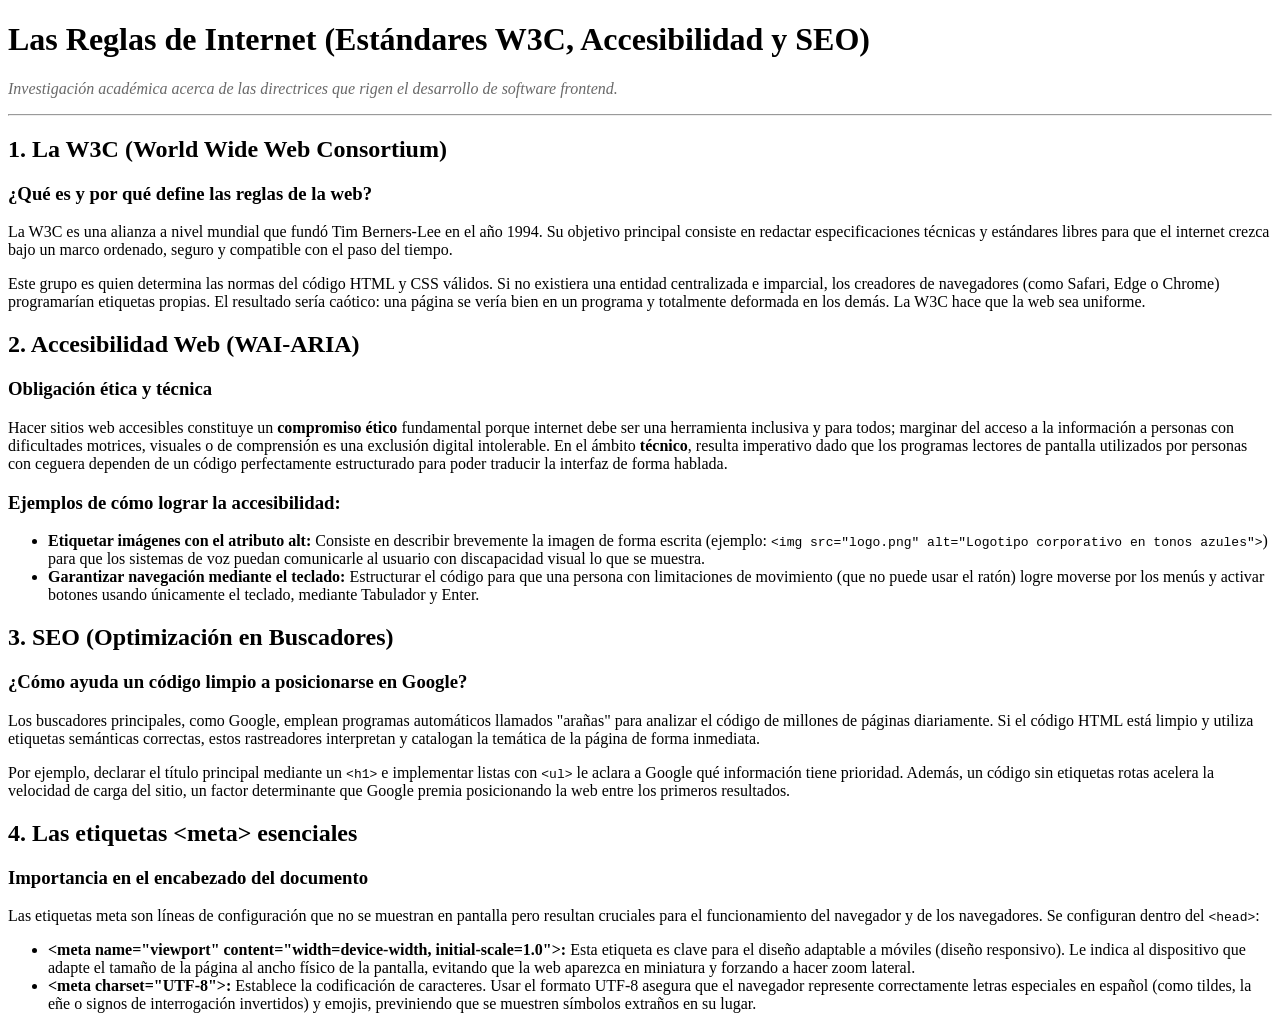
<file: elementos/pw_participacion5_estandares.html>
<!DOCTYPE html>
<html lang="es">

<head>
    <meta charset="UTF-8">
    <meta name="viewport" content="width=device-width, initial-scale=1.0">
    <title>Normativas y Estándares Web: W3C, Accesibilidad y SEO</title>
</head>

<body>

    <h1>Las Reglas de Internet (Estándares W3C, Accesibilidad y SEO)</h1>
    <p>
        <font color="dimgray"><i>Investigación académica acerca de las directrices que rigen el desarrollo de software frontend.</i></font>
    </p>

    <hr>

    <h2>1. La W3C (World Wide Web Consortium)</h2>
    <h3>¿Qué es y por qué define las reglas de la web?</h3>
    <p>La W3C es una alianza a nivel mundial que fundó Tim Berners-Lee en el año 1994. Su objetivo principal consiste en redactar especificaciones técnicas y estándares libres para que el internet crezca bajo un marco ordenado, seguro y compatible con el paso del tiempo.</p>
    <p>Este grupo es quien determina las normas del código HTML y CSS válidos. Si no existiera una entidad centralizada e imparcial, los creadores de navegadores (como Safari, Edge o Chrome) programarían etiquetas propias. El resultado sería caótico: una página se vería bien en un programa y totalmente deformada en los demás. La W3C hace que la web sea uniforme.</p>

    <h2>2. Accesibilidad Web (WAI-ARIA)</h2>
    <h3>Obligación ética y técnica</h3>
    <p>Hacer sitios web accesibles constituye un <strong>compromiso ético</strong> fundamental porque internet debe ser una herramienta inclusiva y para todos; marginar del acceso a la información a personas con dificultades motrices, visuales o de comprensión es una exclusión digital intolerable. En el ámbito <strong>técnico</strong>, resulta imperativo dado que los programas lectores de pantalla utilizados por personas con ceguera dependen de un código perfectamente estructurado para poder traducir la interfaz de forma hablada.</p>

    <h3>Ejemplos de cómo lograr la accesibilidad:</h3>
    <ul>
        <li><strong>Etiquetar imágenes con el atributo alt:</strong> Consiste en describir brevemente la imagen de forma escrita (ejemplo: <code>&lt;img src="logo.png" alt="Logotipo corporativo en tonos azules"&gt;</code>) para que los sistemas de voz puedan comunicarle al usuario con discapacidad visual lo que se muestra.</li>
        <li><strong>Garantizar navegación mediante el teclado:</strong> Estructurar el código para que una persona con limitaciones de movimiento (que no puede usar el ratón) logre moverse por los menús y activar botones usando únicamente el teclado, mediante Tabulador y Enter.</li>
    </ul>

    <h2>3. SEO (Optimización en Buscadores)</h2>
    <h3>¿Cómo ayuda un código limpio a posicionarse en Google?</h3>
    <p>Los buscadores principales, como Google, emplean programas automáticos llamados "arañas" para analizar el código de millones de páginas diariamente. Si el código HTML está limpio y utiliza etiquetas semánticas correctas, estos rastreadores interpretan y catalogan la temática de la página de forma inmediata.</p>
    <p>Por ejemplo, declarar el título principal mediante un <code>&lt;h1&gt;</code> e implementar listas con <code>&lt;ul&gt;</code> le aclara a Google qué información tiene prioridad. Además, un código sin etiquetas rotas acelera la velocidad de carga del sitio, un factor determinante que Google premia posicionando la web entre los primeros resultados.</p>

    <h2>4. Las etiquetas &lt;meta&gt; esenciales</h2>
    <h3>Importancia en el encabezado del documento</h3>
    <p>Las etiquetas meta son líneas de configuración que no se muestran en pantalla pero resultan cruciales para el funcionamiento del navegador y de los navegadores. Se configuran dentro del <code>&lt;head&gt;</code>:</p>
    <ul>
        <li><strong>&lt;meta name="viewport" content="width=device-width, initial-scale=1.0"&gt;:</strong> Esta etiqueta es clave para el diseño adaptable a móviles (diseño responsivo). Le indica al dispositivo que adapte el tamaño de la página al ancho físico de la pantalla, evitando que la web aparezca en miniatura y forzando a hacer zoom lateral.</li>
        <li><strong>&lt;meta charset="UTF-8"&gt;:</strong> Establece la codificación de caracteres. Usar el formato UTF-8 asegura que el navegador represente correctamente letras especiales en español (como tildes, la eñe o signos de interrogación invertidos) y emojis, previniendo que se muestren símbolos extraños en su lugar.</li>
    </ul>

</body>

</html>
</file>
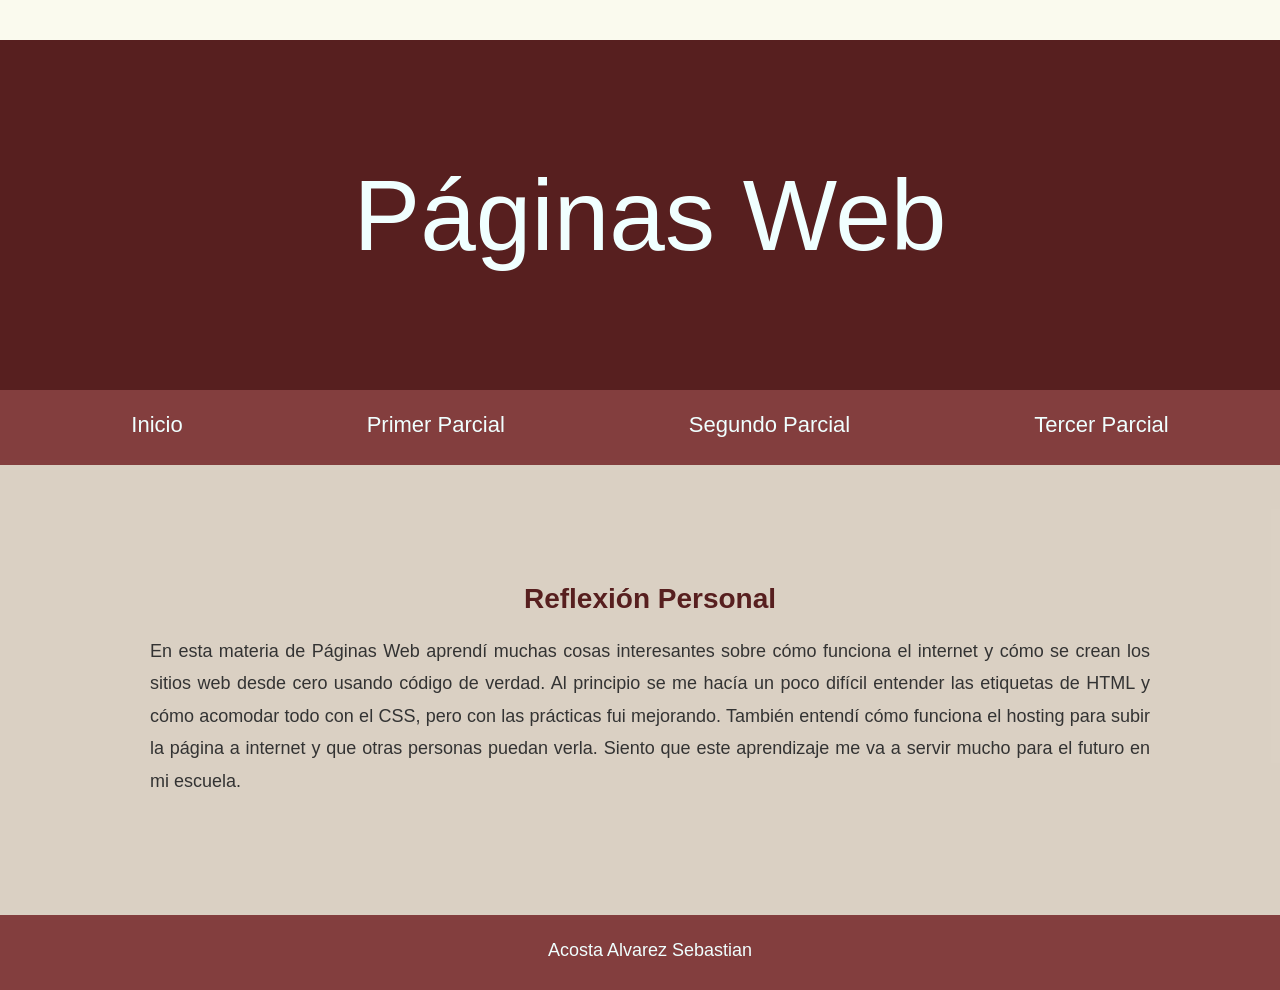
<file: paginas-web/inicio.html>
<!DOCTYPE html>
<html lang="es">
<head>
    <meta charset="utf-8">
    <meta http-equiv="X-UA-Compatible" content="IE=edge">
    <meta name="viewport" content="width=device-width, initial-scale=1.0">
    <link rel="stylesheet" type="text/css" href="inicio.css">
    <title>Portafolio de Evidencias</title>
</head>
<body id="contenedor">
    <header>
        <section id="baner">Páginas Web</section>
    </header>


    <nav>
        <ul>
            <li><a href="../index.html">Inicio</a></li>
            <li><a href="pw_p1.html">Primer Parcial</a></li>
            <li><a href="pw_p2.html">Segundo Parcial</a></li>
            <li><a href="pw_p3.html">Tercer Parcial</a></li>
        </ul>
    </nav>


    <main style="background: rgba(247, 247, 231, 0.822); padding: 45px; box-sizing: border-box; height: 450px; display: flex; flex-direction: column; justify-content: center; align-items: center;">
        <h2 style="font-family: sans-serif; color: rgb(87, 31, 31); font-size: 28px; margin-bottom: 20px; font-weight: bold; text-align: center;">Reflexión Personal</h2>
        <p style="font-family: sans-serif; color: #333; font-size: 18px; line-height: 1.8; text-align: justify; max-width: 1000px; margin: 0 auto;">
            En esta materia de Páginas Web aprendí muchas cosas interesantes sobre cómo funciona el internet y cómo se crean los sitios web desde cero usando código de verdad. Al principio se me hacía un poco difícil entender las etiquetas de HTML y cómo acomodar todo con el CSS, pero con las prácticas fui mejorando. También entendí cómo funciona el hosting para subir la página a internet y que otras personas puedan verla. Siento que este aprendizaje me va a servir mucho para el futuro en mi escuela.
        </p>
    </main>


    <footer> Acosta Alvarez Sebastian </footer>


</body>
</html>
</file>
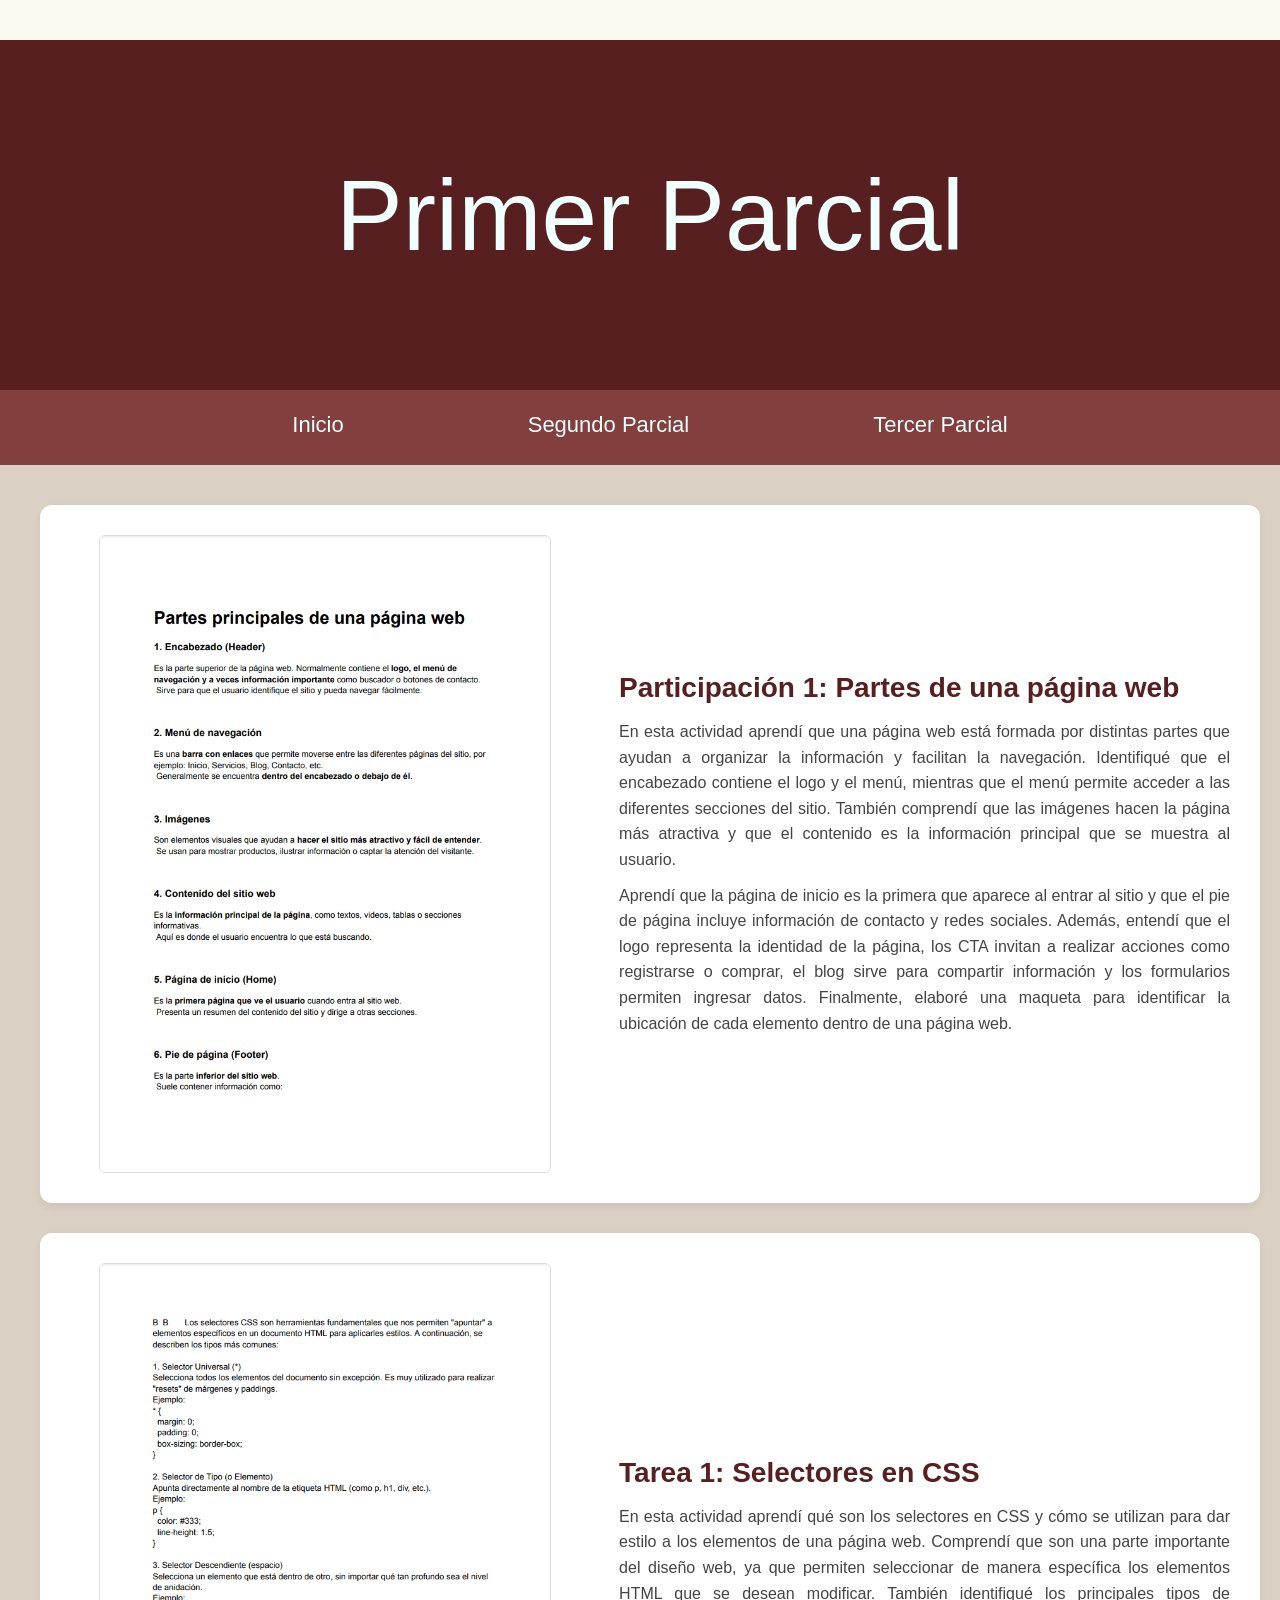
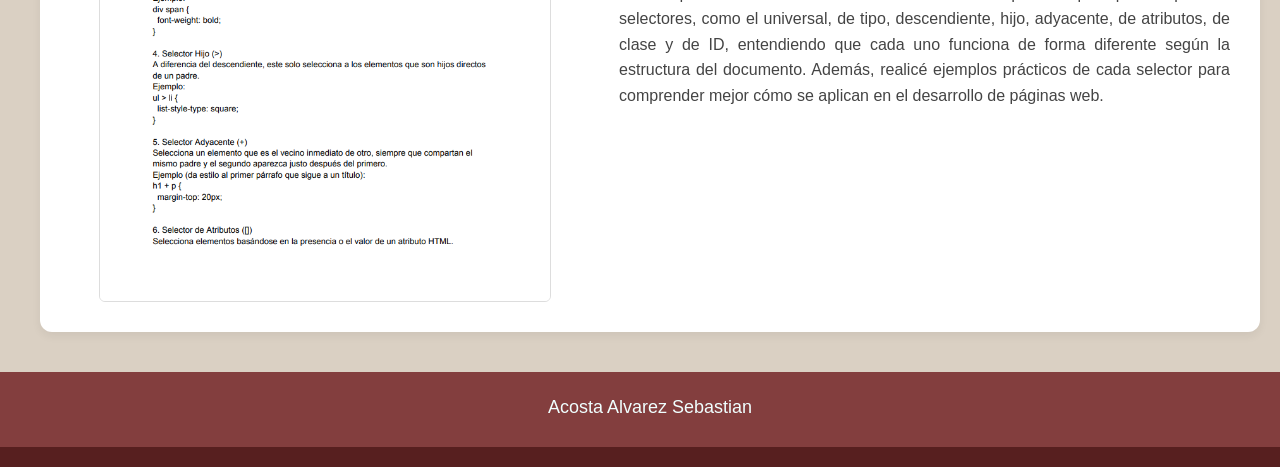
<file: paginas-web/pw_p1.html>
<!DOCTYPE html>
<html lang="es">
<head>
    <meta charset="utf-8">
    <meta http-equiv="X-UA-Compatible" content="IE=edge">
    <meta name="viewport" content="width=device-width, initial-scale=1.0">
    <link rel="stylesheet" type="text/css" href="pw_p1.css">
    <title>Portafolio de Evidencias - Primer Parcial</title>
</head>
<body id="contenedor" style="height: auto; min-height: 100vh; display: flex; flex-direction: column; padding-bottom: 20px;">
    <header>
        <section id="baner">Primer Parcial</section>
    </header>

    <nav>
        <ul>
            <li><a href="../index.html">Inicio</a></li>
            <li><a href="pw_p2.html">Segundo Parcial</a></li>
            <li><a href="pw_p3.html">Tercer Parcial</a></li>
        </ul>
    </nav>

    <main style="display: flex; flex-direction: column; gap: 30px; padding: 40px; box-sizing: border-box; background: rgba(247, 247, 231, 0.822); width: 1300px; margin: auto;">
        
        <!-- Actividad 1 -->
        <div style="display: flex; width: 100%; gap: 40px; align-items: center; background: white; padding: 30px; border-radius: 12px; box-shadow: 0 4px 10px rgba(0,0,0,0.06); box-sizing: border-box; transition: transform 0.2s ease;" onmouseover="this.style.transform='translateY(-3px)'" onmouseout="this.style.transform='translateY(0)'">
            <div style="flex: 1; display: flex; justify-content: center; align-items: center; max-width: 550px;">
                <a href="../elementos/pw_documento_sin_titulo_10.pdf" target="_blank" style="display: block;">
                    <img src="../elementos/pw_1.png" alt="Partes de una página web" title="Click para visualizar PDF" style="width: 100%; max-width: 450px; height: auto; border-radius: 6px; border: 1px solid #ddd; display: block;">
                </a>
            </div>
            <div style="flex: 1.2; font-family: -apple-system, BlinkMacSystemFont, 'Segoe UI', Roboto, sans-serif;">
                <h2 style="font-size: 28px; color: rgb(87, 31, 31); margin-bottom: 15px; font-weight: bold;">Participación 1: Partes de una página web</h2>
                <p style="font-size: 16px; color: #444; line-height: 1.6; text-align: justify; margin-bottom: 10px;">
                    En esta actividad aprendí que una página web está formada por distintas partes que ayudan a organizar la información y facilitan la navegación. Identifiqué que el encabezado contiene el logo y el menú, mientras que el menú permite acceder a las diferentes secciones del sitio. También comprendí que las imágenes hacen la página más atractiva y que el contenido es la información principal que se muestra al usuario.
                </p>
                <p style="font-size: 16px; color: #444; line-height: 1.6; text-align: justify;">
                    Aprendí que la página de inicio es la primera que aparece al entrar al sitio y que el pie de página incluye información de contacto y redes sociales. Además, entendí que el logo representa la identidad de la página, los CTA invitan a realizar acciones como registrarse o comprar, el blog sirve para compartir información y los formularios permiten ingresar datos. Finalmente, elaboré una maqueta para identificar la ubicación de cada elemento dentro de una página web.
                </p>
            </div>
        </div>

        <!-- Actividad 2 -->
        <div style="display: flex; width: 100%; gap: 40px; align-items: center; background: white; padding: 30px; border-radius: 12px; box-shadow: 0 4px 10px rgba(0,0,0,0.06); box-sizing: border-box; transition: transform 0.2s ease;" onmouseover="this.style.transform='translateY(-3px)'" onmouseout="this.style.transform='translateY(0)'">
            <div style="flex: 1; display: flex; justify-content: center; align-items: center; max-width: 550px;">
                <a href="../elementos/pw_2.pdf" target="_blank" style="display: block;">
                    <img src="../elementos/pw_2.png" alt="Selectores en CSS" title="Click para visualizar PDF" style="width: 100%; max-width: 450px; height: auto; border-radius: 6px; border: 1px solid #ddd; display: block;">
                </a>
            </div>
            <div style="flex: 1.2; font-family: -apple-system, BlinkMacSystemFont, 'Segoe UI', Roboto, sans-serif;">
                <h2 style="font-size: 28px; color: rgb(87, 31, 31); margin-bottom: 15px; font-weight: bold;">Tarea 1: Selectores en CSS</h2>
                <p style="font-size: 16px; color: #444; line-height: 1.6; text-align: justify;">
                    En esta actividad aprendí qué son los selectores en CSS y cómo se utilizan para dar estilo a los elementos de una página web. Comprendí que son una parte importante del diseño web, ya que permiten seleccionar de manera específica los elementos HTML que se desean modificar. También identifiqué los principales tipos de selectores, como el universal, de tipo, descendiente, hijo, adyacente, de atributos, de clase y de ID, entendiendo que cada uno funciona de forma diferente según la estructura del documento. Además, realicé ejemplos prácticos de cada selector para comprender mejor cómo se aplican en el desarrollo de páginas web.
                </p>
            </div>
        </div>

    </main>

    <footer style="margin-top: auto;"> Acosta Alvarez Sebastian</footer>
</body>
</html>
</file>
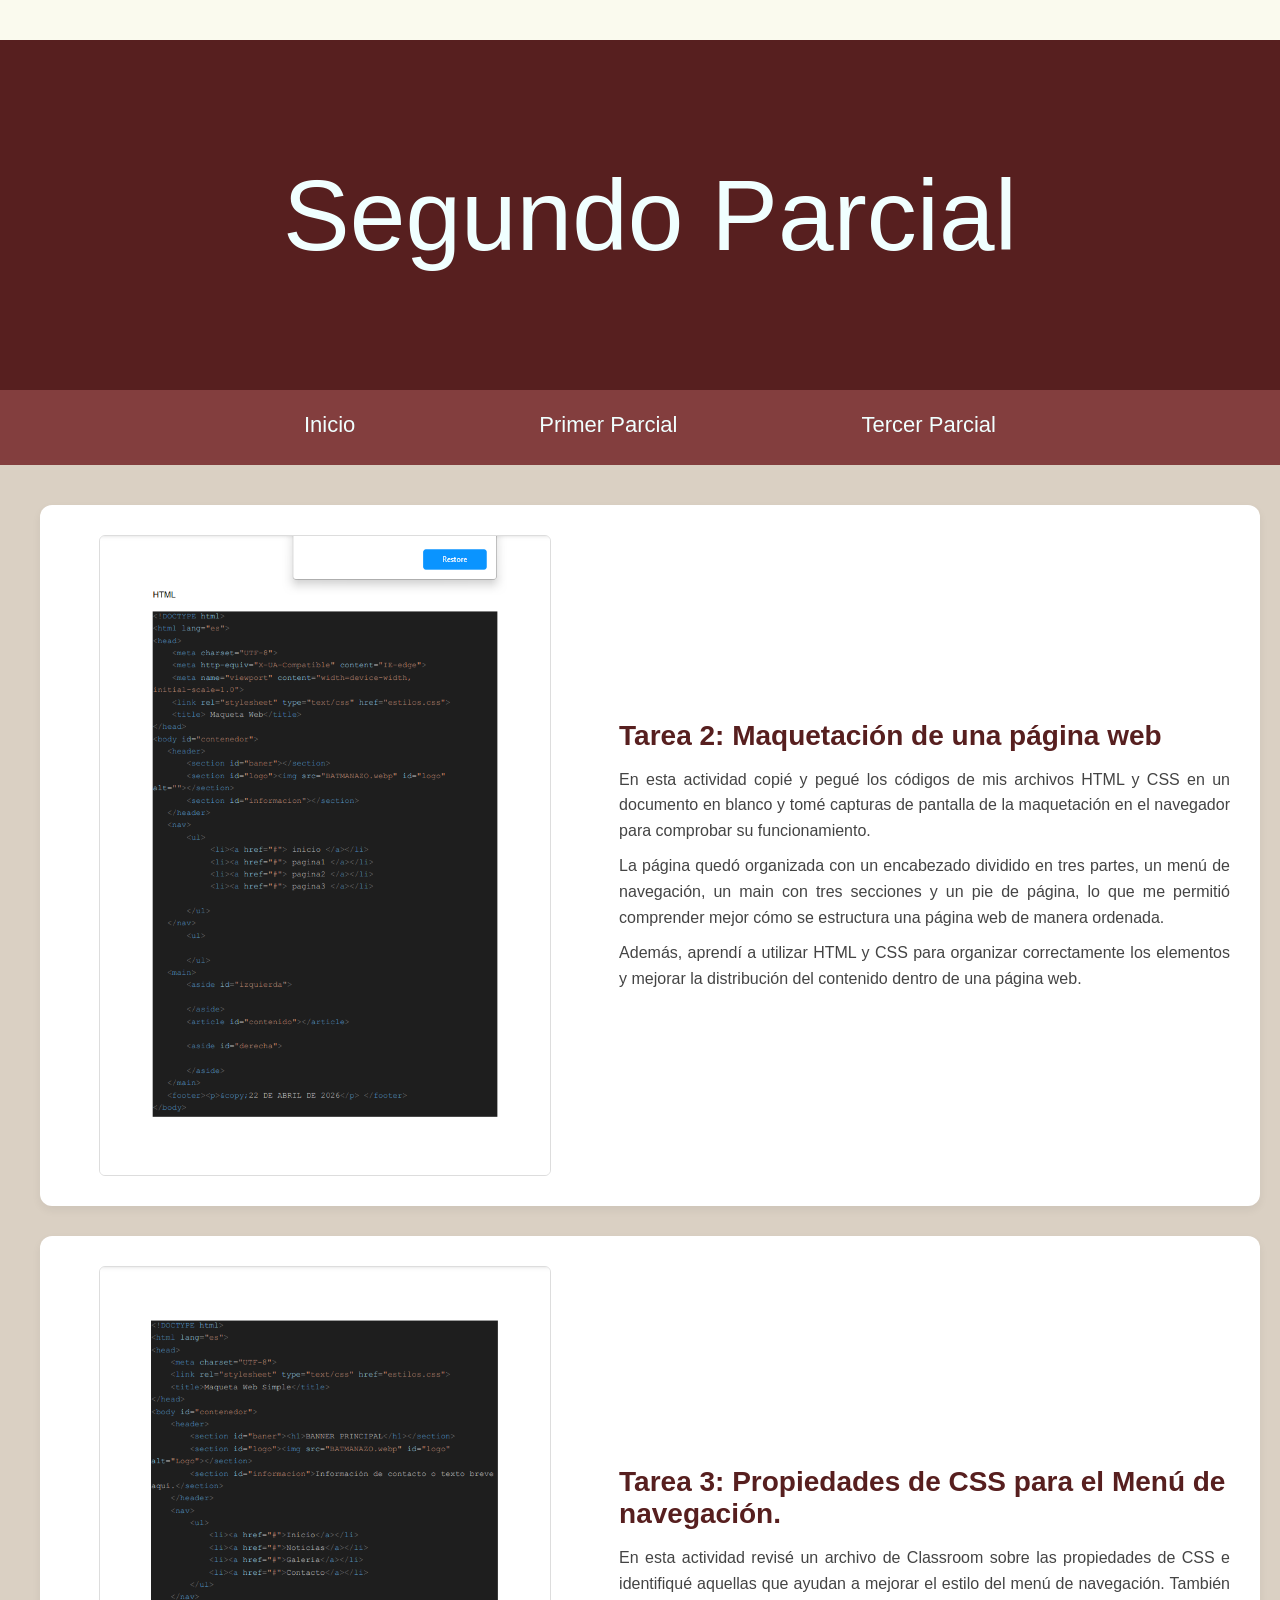
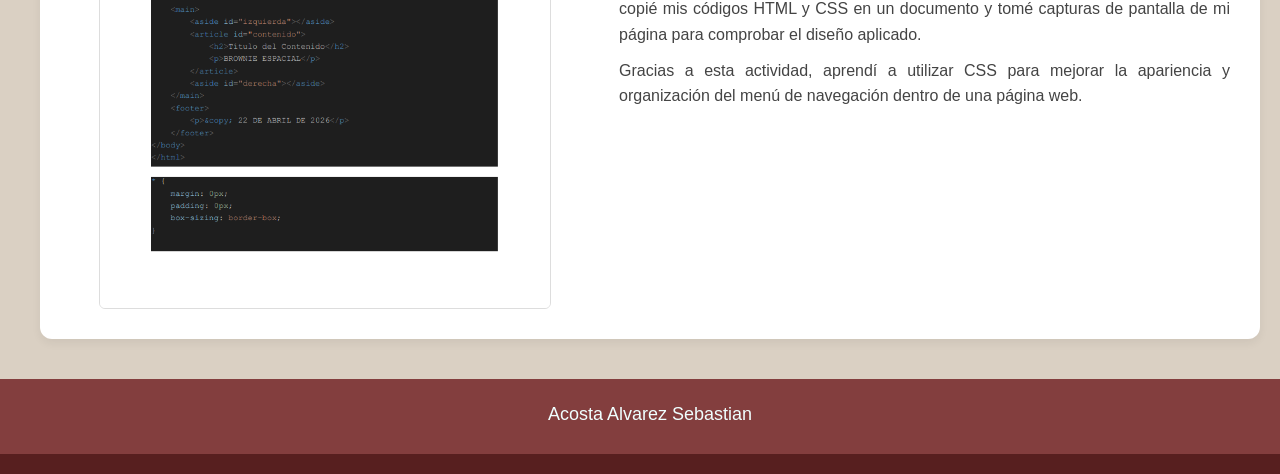
<file: paginas-web/pw_p2.html>
<!DOCTYPE html>
<html lang="es">
<head>
    <meta charset="utf-8">
    <meta http-equiv="X-UA-Compatible" content="IE=edge">
    <meta name="viewport" content="width=device-width, initial-scale=1.0">
    <link rel="stylesheet" type="text/css" href="pw_p2.css">
    <title>Portafolio de Evidencias - Segundo Parcial</title>
</head>
<body id="contenedor" style="height: auto; min-height: 100vh; display: flex; flex-direction: column; padding-bottom: 20px;">
    <header>
        <section id="baner">Segundo Parcial</section>
    </header>

    <nav>
        <ul>
            <li><a href="../index.html">Inicio</a></li>
            <li><a href="pw_p1.html">Primer Parcial</a></li>
            <li><a href="pw_p3.html">Tercer Parcial</a></li>
        </ul>
    </nav>

    <main style="display: flex; flex-direction: column; gap: 30px; padding: 40px; box-sizing: border-box; background: rgba(247, 247, 231, 0.822); width: 1300px; margin: auto;">
        
        <!-- Actividad 1 -->
        <div style="display: flex; width: 100%; gap: 40px; align-items: center; background: white; padding: 30px; border-radius: 12px; box-shadow: 0 4px 10px rgba(0,0,0,0.06); box-sizing: border-box; transition: transform 0.2s ease;" onmouseover="this.style.transform='translateY(-3px)'" onmouseout="this.style.transform='translateY(0)'">
            <div style="flex: 1; display: flex; justify-content: center; align-items: center; max-width: 550px;">
                <a href="../elementos/pw_3.pdf" target="_blank" style="display: block;">
                    <img src="../elementos/pw_3.png" alt="Maquetación de una página web" title="Click para visualizar PDF" style="width: 100%; max-width: 450px; height: auto; border-radius: 6px; border: 1px solid #ddd; display: block;">
                </a>
            </div>
            <div style="flex: 1.2; font-family: -apple-system, BlinkMacSystemFont, 'Segoe UI', Roboto, sans-serif;">
                <h2 style="font-size: 28px; color: rgb(87, 31, 31); margin-bottom: 15px; font-weight: bold;">Tarea 2: Maquetación de una página web</h2>
                <p style="font-size: 16px; color: #444; line-height: 1.6; text-align: justify; margin-bottom: 10px;">
                    En esta actividad copié y pegué los códigos de mis archivos HTML y CSS en un documento en blanco y tomé capturas de pantalla de la maquetación en el navegador para comprobar su funcionamiento.
                </p>
                <p style="font-size: 16px; color: #444; line-height: 1.6; text-align: justify; margin-bottom: 10px;">
                    La página quedó organizada con un encabezado dividido en tres partes, un menú de navegación, un main con tres secciones y un pie de página, lo que me permitió comprender mejor cómo se estructura una página web de manera ordenada.
                </p>
                <p style="font-size: 16px; color: #444; line-height: 1.6; text-align: justify;">
                    Además, aprendí a utilizar HTML y CSS para organizar correctamente los elementos y mejorar la distribución del contenido dentro de una página web.
                </p>
            </div>
        </div>

        <!-- Actividad 2 -->
        <div style="display: flex; width: 100%; gap: 40px; align-items: center; background: white; padding: 30px; border-radius: 12px; box-shadow: 0 4px 10px rgba(0,0,0,0.06); box-sizing: border-box; transition: transform 0.2s ease;" onmouseover="this.style.transform='translateY(-3px)'" onmouseout="this.style.transform='translateY(0)'">
            <div style="flex: 1; display: flex; justify-content: center; align-items: center; max-width: 550px;">
                <a href="../elementos/pw_4.pdf" target="_blank" style="display: block;">
                    <img src="../elementos/pw_4.png" alt="Propiedades de CSS" title="Click para visualizar PDF" style="width: 100%; max-width: 450px; height: auto; border-radius: 6px; border: 1px solid #ddd; display: block;">
                </a>
            </div>
            <div style="flex: 1.2; font-family: -apple-system, BlinkMacSystemFont, 'Segoe UI', Roboto, sans-serif;">
                <h2 style="font-size: 28px; color: rgb(87, 31, 31); margin-bottom: 15px; font-weight: bold;">Tarea 3: Propiedades de CSS para el Menú de navegación.</h2>
                <p style="font-size: 16px; color: #444; line-height: 1.6; text-align: justify; margin-bottom: 10px;">
                    En esta actividad revisé un archivo de Classroom sobre las propiedades de CSS e identifiqué aquellas que ayudan a mejorar el estilo del menú de navegación. También copié mis códigos HTML y CSS en un documento y tomé capturas de pantalla de mi página para comprobar el diseño aplicado.
                </p>
                <p style="font-size: 16px; color: #444; line-height: 1.6; text-align: justify;">
                    Gracias a esta actividad, aprendí a utilizar CSS para mejorar la apariencia y organización del menú de navegación dentro de una página web.
                </p>
            </div>
        </div>

    </main>

    <footer style="margin-top: auto;"> Acosta Alvarez Sebastian</footer>
</body>
</html>
</file>
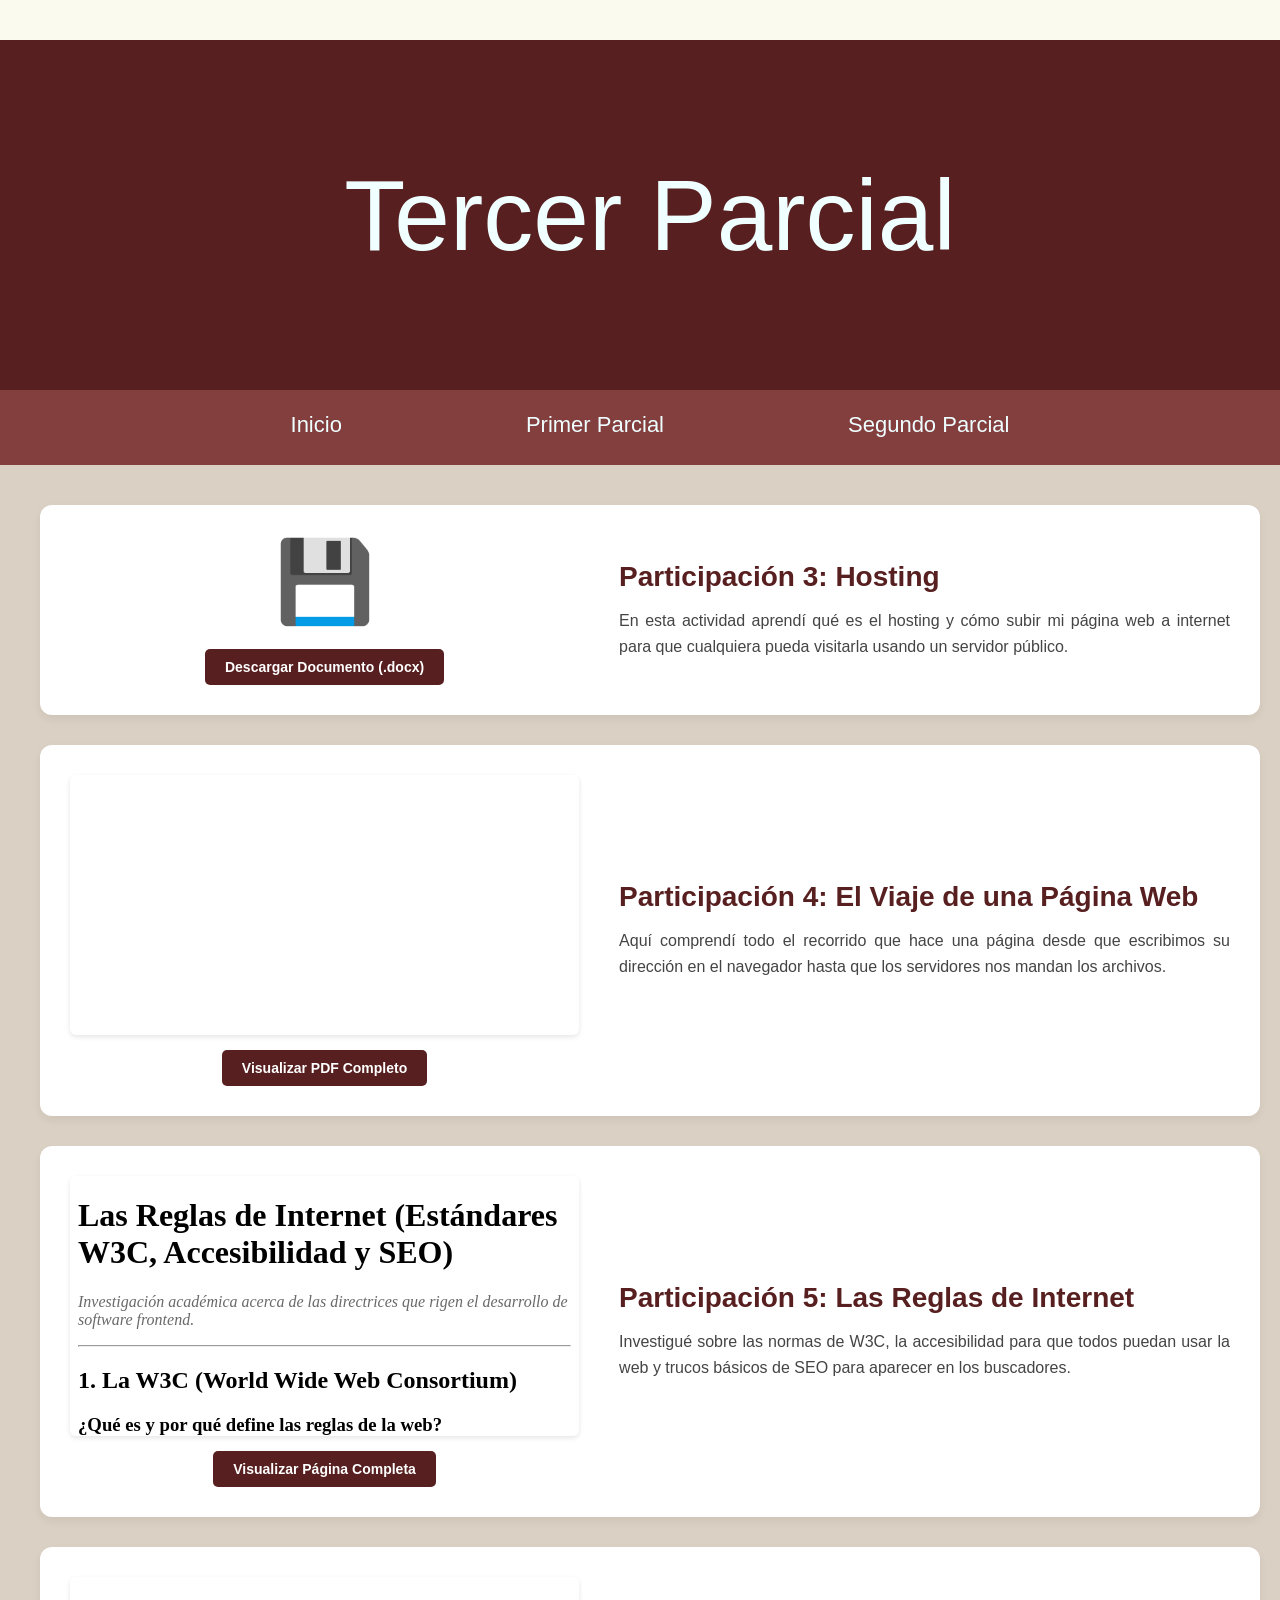
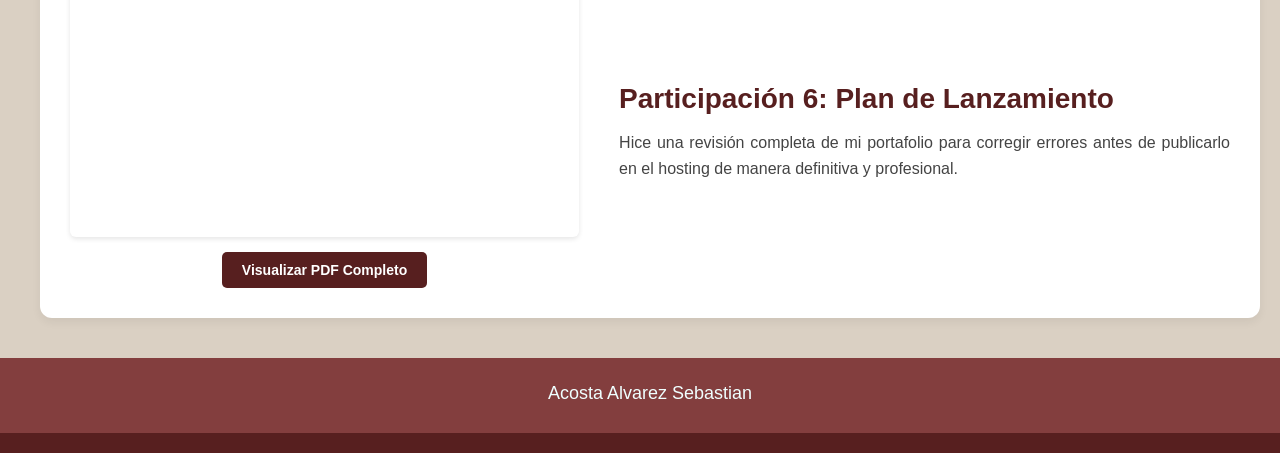
<file: paginas-web/pw_p3.html>
<!DOCTYPE html>
<html lang="es">
<head>
    <meta charset="utf-8">
    <meta http-equiv="X-UA-Compatible" content="IE=edge">
    <meta name="viewport" content="width=device-width, initial-scale=1.0">
    <link rel="stylesheet" type="text/css" href="pw_p3.css">
    <title>Portafolio de Evidencias - Tercer Parcial</title>
</head>
<body id="contenedor" style="height: auto; min-height: 100vh; display: flex; flex-direction: column; padding-bottom: 20px;">
    <header>
        <section id="baner">Tercer Parcial</section>
    </header>

    <nav>
        <ul>
            <li><a href="../index.html">Inicio</a></li>
            <li><a href="pw_p1.html">Primer Parcial</a></li>
            <li><a href="pw_p2.html">Segundo Parcial</a></li>
        </ul>
    </nav>

    <main style="display: flex; flex-direction: column; gap: 30px; padding: 40px; box-sizing: border-box; background: rgba(247, 247, 231, 0.822); width: 1300px; margin: auto;">
        
        <!-- Actividad 1 -->
        <div style="display: flex; width: 100%; gap: 40px; align-items: center; background: white; padding: 30px; border-radius: 12px; box-shadow: 0 4px 10px rgba(0,0,0,0.06); box-sizing: border-box; transition: transform 0.2s ease;" onmouseover="this.style.transform='translateY(-3px)'" onmouseout="this.style.transform='translateY(0)'">
            <div style="flex: 1; display: flex; flex-direction: column; gap: 10px; justify-content: center; align-items: center; max-width: 550px; text-align: center;">
                <div style="font-size: 80px; color: rgb(87, 31, 31); margin-bottom: 10px;">💾</div>
                <a href="../elementos/pw_participacion3_hosting.docx" class="btn-evidencia" style="background: rgb(87, 31, 31); color: white; padding: 10px 20px; border-radius: 5px; text-decoration: none; display: inline-block; font-weight: bold; font-family: sans-serif; font-size: 14px;">Descargar Documento (.docx)</a>
            </div>
            <div style="flex: 1.2; font-family: -apple-system, BlinkMacSystemFont, 'Segoe UI', Roboto, sans-serif;">
                <h2 style="font-size: 28px; color: rgb(87, 31, 31); margin-bottom: 15px; font-weight: bold;">Participación 3: Hosting</h2>
                <p style="font-size: 16px; color: #444; line-height: 1.6; text-align: justify;">
                    En esta actividad aprendí qué es el hosting y cómo subir mi página web a internet para que cualquiera pueda visitarla usando un servidor público.
                </p>
            </div>
        </div>

        <!-- Actividad 2 -->
        <div style="display: flex; width: 100%; gap: 40px; align-items: center; background: white; padding: 30px; border-radius: 12px; box-shadow: 0 4px 10px rgba(0,0,0,0.06); box-sizing: border-box; transition: transform 0.2s ease;" onmouseover="this.style.transform='translateY(-3px)'" onmouseout="this.style.transform='translateY(0)'">
            <div style="flex: 1; display: flex; flex-direction: column; justify-content: center; align-items: center; max-width: 550px; text-align: center; width: 100%;">
                <iframe src="../elementos/pw_participacion4_viaje.pdf" style="width: 100%; height: 260px; border: none; border-radius: 6px; margin-bottom: 15px; box-shadow: 0 2px 5px rgba(0,0,0,0.1);"></iframe>
                <a href="../elementos/pw_participacion4_viaje.pdf" target="_blank" style="background: rgb(87, 31, 31); color: white; padding: 10px 20px; border-radius: 5px; text-decoration: none; display: inline-block; font-weight: bold; font-family: sans-serif; font-size: 14px;">Visualizar PDF Completo</a>
            </div>
            <div style="flex: 1.2; font-family: -apple-system, BlinkMacSystemFont, 'Segoe UI', Roboto, sans-serif;">
                <h2 style="font-size: 28px; color: rgb(87, 31, 31); margin-bottom: 15px; font-weight: bold;">Participación 4: El Viaje de una Página Web</h2>
                <p style="font-size: 16px; color: #444; line-height: 1.6; text-align: justify;">
                    Aquí comprendí todo el recorrido que hace una página desde que escribimos su dirección en el navegador hasta que los servidores nos mandan los archivos.
                </p>
            </div>
        </div>

        <!-- Actividad 3 -->
        <div style="display: flex; width: 100%; gap: 40px; align-items: center; background: white; padding: 30px; border-radius: 12px; box-shadow: 0 4px 10px rgba(0,0,0,0.06); box-sizing: border-box; transition: transform 0.2s ease;" onmouseover="this.style.transform='translateY(-3px)'" onmouseout="this.style.transform='translateY(0)'">
            <div style="flex: 1; display: flex; flex-direction: column; justify-content: center; align-items: center; max-width: 550px; text-align: center; width: 100%;">
                <iframe src="../elementos/pw_participacion5_estandares.html" style="width: 100%; height: 260px; border: none; border-radius: 6px; margin-bottom: 15px; box-shadow: 0 2px 5px rgba(0,0,0,0.1);"></iframe>
                <a href="../elementos/pw_participacion5_estandares.html" target="_blank" style="background: rgb(87, 31, 31); color: white; padding: 10px 20px; border-radius: 5px; text-decoration: none; display: inline-block; font-weight: bold; font-family: sans-serif; font-size: 14px;">Visualizar Página Completa</a>
            </div>
            <div style="flex: 1.2; font-family: -apple-system, BlinkMacSystemFont, 'Segoe UI', Roboto, sans-serif;">
                <h2 style="font-size: 28px; color: rgb(87, 31, 31); margin-bottom: 15px; font-weight: bold;">Participación 5: Las Reglas de Internet</h2>
                <p style="font-size: 16px; color: #444; line-height: 1.6; text-align: justify;">
                    Investigué sobre las normas de W3C, la accesibilidad para que todos puedan usar la web y trucos básicos de SEO para aparecer en los buscadores.
                </p>
            </div>
        </div>

        <!-- Actividad 4 -->
        <div style="display: flex; width: 100%; gap: 40px; align-items: center; background: white; padding: 30px; border-radius: 12px; box-shadow: 0 4px 10px rgba(0,0,0,0.06); box-sizing: border-box; transition: transform 0.2s ease;" onmouseover="this.style.transform='translateY(-3px)'" onmouseout="this.style.transform='translateY(0)'">
            <div style="flex: 1; display: flex; flex-direction: column; justify-content: center; align-items: center; max-width: 550px; text-align: center; width: 100%;">
                <iframe src="../elementos/pw_participacion6_auditoria.pdf" style="width: 100%; height: 260px; border: none; border-radius: 6px; margin-bottom: 15px; box-shadow: 0 2px 5px rgba(0,0,0,0.1);"></iframe>
                <a href="../elementos/pw_participacion6_auditoria.pdf" target="_blank" style="background: rgb(87, 31, 31); color: white; padding: 10px 20px; border-radius: 5px; text-decoration: none; display: inline-block; font-weight: bold; font-family: sans-serif; font-size: 14px;">Visualizar PDF Completo</a>
            </div>
            <div style="flex: 1.2; font-family: -apple-system, BlinkMacSystemFont, 'Segoe UI', Roboto, sans-serif;">
                <h2 style="font-size: 28px; color: rgb(87, 31, 31); margin-bottom: 15px; font-weight: bold;">Participación 6: Plan de Lanzamiento</h2>
                <p style="font-size: 16px; color: #444; line-height: 1.6; text-align: justify;">
                    Hice una revisión completa de mi portafolio para corregir errores antes de publicarlo en el hosting de manera definitiva y profesional.
                </p>
            </div>
        </div>

    </main>

    <footer style="margin-top: auto;"> Acosta Alvarez Sebastian</footer>
</body>
</html>
</file>
<file: estilos.css>
*{
    margin: 0px;
    padding: 0px;
}
html{
    background: rgba(245, 245, 220, 0.473);
}
#contenedor{
    width: 1300px;
    height: 1100px;
    background: rgb(87, 31, 31);
    margin: auto;
    margin-top: 40px;
}
header{
    width: 1300px;
    height: 350px;
    background: rgb(87, 31, 31);
}
#baner{
    width: 1300px;
    height: 350px;
    background: rgb(87, 31, 31);
    font-family: -apple-system, BlinkMacSystemFont, 'Segoe UI', Roboto, Oxygen, Ubuntu, Cantarell, 'Open Sans', 'Helvetica Neue', sans-serif;
    color: azure;
    font-size: 100px;
    text-align: center;
    line-height: 350px;
}
nav{
    height: 75px;
    width: 1300px;
    background: rgb(131, 62, 62);
    text-align: center;
}
nav ul{
    list-style: none;
}
nav ul li{
    display: inline-block;
}
nav a{
    color: azure;
    text-decoration: none;
    padding: 90px;
    line-height: 70px;
    font-family: -apple-system, BlinkMacSystemFont, 'Segoe UI', Roboto, Oxygen, Ubuntu, Cantarell, 'Open Sans', 'Helvetica Neue', sans-serif;
    font-size: 22px;
}
main{
    display: flex;
}
#izquierda{
    width: 600px;
    height: 600px;
    background: rgba(247, 247, 231, 0.822);
    float: left;
}
#izquierda img{
    height: 500px; ;
    width: 500px; ;
    display: block;
    justify-content: center;
    align-items: center;
    margin: auto;
    margin-top: 50px;
}
#derecha{
    width: 700px;
    height: 600px;
    background: rgba(247, 247, 231, 0.822);
    float: right;
    font-family: -apple-system, BlinkMacSystemFont, 'Segoe UI', Roboto, Oxygen, Ubuntu, Cantarell, 'Open Sans', 'Helvetica Neue', sans-serif;
}
#derecha h2{
    font-size: 35px;
    margin-top: 60px;
    margin-bottom: 20px;
    text-align: justify;
}
footer{
    height: 75px;
    width: 1300px;
    background: rgb(131, 62, 62);
    clear: both;
    text-decoration: none;
    line-height: 70px;
    font-family: -apple-system, BlinkMacSystemFont, 'Segoe UI', Roboto, Oxygen, Ubuntu, Cantarell, 'Open Sans', 'Helvetica Neue', sans-serif;
    font-size: 18px;
    text-align: center;
    color: azure;
}
</file>
<file: diseno-digital/dd_p1.css>
*{
    margin: 0px;
    padding: 0px;
}
html{
    background: rgba(245, 245, 220, 0.473);
}
#contenedor{
    width: 1300px;
    height: 3400px;
    background: rgb(87, 31, 31);
    margin: auto;
    margin-top: 40px;
}
header{
    width: 1300px;
    height: 350px;
    background: rgb(87, 31, 31);
}
#baner{
    width: 1300px;
    height: 350px;
    background: rgb(87, 31, 31);
    font-family: -apple-system, BlinkMacSystemFont, 'Segoe UI', Roboto, Oxygen, Ubuntu, Cantarell, 'Open Sans', 'Helvetica Neue', sans-serif;
    color: azure;
    font-size: 100px;
    text-align: center;
    line-height: 350px;
}
img{
    width: 350px;
    height: 150px;
}
nav{
    height: 75px;
    width: 1300px;
    background: rgb(131, 62, 62);
    text-align: center;
}
nav ul{
    list-style: none;
}
nav ul li{
    display: inline-block;
}
nav a{
    color: azure;
    text-decoration: none;
    padding: 90px;
    line-height: 70px;
    font-family: -apple-system, BlinkMacSystemFont, 'Segoe UI', Roboto, Oxygen, Ubuntu, Cantarell, 'Open Sans', 'Helvetica Neue', sans-serif;
    font-size: 22px;
}
#izquierda{
    width: 600px;
    height: 2900px;
    background: rgba(247, 247, 231, 0.822);
    float: left;
}
#izquierda img{
    height: 650px; ;
    width: 500px; ;
    display: block;
    justify-content: center;
    align-items: center;
    margin: auto;
    margin-top: 50px;
}
#derecha{
    width: 700px;
    height: 2900px;
    background: rgba(247, 247, 231, 0.822);
    float: right;
    font-family: -apple-system, BlinkMacSystemFont, 'Segoe UI', Roboto, Oxygen, Ubuntu, Cantarell, 'Open Sans', 'Helvetica Neue', sans-serif;
}
#derecha h2{
    font-size: 35px;
    margin-top: 80px;
    margin-bottom: 20px;
}
#derecha p{
    font-size: 20px;
    text-align: justify;
    line-height: 1.5;
    margin-right: 40px;
}
.bloque2{
    background: none;
    font-size: 30px;
    margin-top: 365px;
     font-family: -apple-system, BlinkMacSystemFont, 'Segoe UI', Roboto, Oxygen, Ubuntu, Cantarell, 'Open Sans', 'Helvetica Neue', sans-serif;
}
.bloque2 h2{
    font-size: 35px;
    margin-bottom: 20px;
}
.bloque2 p {
    font-size: 20px;
    text-align: justify;
    line-height: 1.5;
    margin-right: 40px;
}
.bloque3{
    background: none;
    font-size: 30px;
    margin-top: 375px;
    font-family: -apple-system, BlinkMacSystemFont, 'Segoe UI', Roboto, Oxygen, Ubuntu, Cantarell, 'Open Sans', 'Helvetica Neue', sans-serif;
}
.bloque3 h2{
    font-size: 35px;
    margin-bottom: 20px;
}
.bloque3 p{
    font-size: 20px;
    text-align: justify;
     line-height: 1.5;
    margin-right: 40px;
}
.bloque4{
    background: none;
    font-size: 30px;
    margin-top: 375px;
    font-family: -apple-system, BlinkMacSystemFont, 'Segoe UI', Roboto, Oxygen, Ubuntu, Cantarell, 'Open Sans', 'Helvetica Neue', sans-serif;
}
.bloque4 h2{
    font-size: 35px;
    margin-bottom: 20px;
}
.bloque4 p{
    font-size: 20px;
    text-align: justify;
     line-height: 1.5;
    margin-right: 40px;
}
footer{
    height: 75px;
    width: 1300px;
    background: rgb(131, 62, 62);
    clear: both;
    text-decoration: none;
    line-height: 70px;
    font-family: -apple-system, BlinkMacSystemFont, 'Segoe UI', Roboto, Oxygen, Ubuntu, Cantarell, 'Open Sans', 'Helvetica Neue', sans-serif;
    font-size: 18px;
    text-align: center;
    color: azure;
}
</file>
<file: diseno-digital/dd_p2.css>
*{
    margin: 0px;
    padding: 0px;
}
html{
    background: rgba(245, 245, 220, 0.473);
}
#contenedor{
    width: 1300px;
    height: 2725px;
    background: rgb(87, 31, 31);
    margin: auto;
    margin-top: 40px;
}
header{
    width: 1300px;
    height: 350px;
    background: rgb(87, 31, 31);
}
#baner{
    width: 1300px;
    height: 350px;
    background: rgb(87, 31, 31);
    font-family: -apple-system, BlinkMacSystemFont, 'Segoe UI', Roboto, Oxygen, Ubuntu, Cantarell, 'Open Sans', 'Helvetica Neue', sans-serif;
    color: azure;
    font-size: 100px;
    text-align: center;
    line-height: 350px;
}
nav{
    height: 75px;
    width: 1300px;
    background: rgb(131, 62, 62);
    text-align: center;
}
nav ul{
    list-style: none;
}
nav ul li{
    display: inline-block;
}
nav a{
    color: azure;
    text-decoration: none;
    padding: 90px;
    line-height: 70px;
    font-family: -apple-system, BlinkMacSystemFont, 'Segoe UI', Roboto, Oxygen, Ubuntu, Cantarell, 'Open Sans', 'Helvetica Neue', sans-serif;
    font-size: 22px;
}
main{
    display: flex;
}
#izquierda{
    width: 600px;
    height: 2225px;
    background: rgba(247, 247, 231, 0.822);
    float: left;
}
#izquierda img{
    height: 650px; ;
    width: 500px; ;
    display: block;
    justify-content: center;
    align-items: center;
    margin: auto;
    margin-top: 50px;
}
#derecha{
    width: 700px;
    height: 2225px;
    background: rgba(247, 247, 231, 0.822);
    float: right;
    font-family: -apple-system, BlinkMacSystemFont, 'Segoe UI', Roboto, Oxygen, Ubuntu, Cantarell, 'Open Sans', 'Helvetica Neue', sans-serif;
}
#derecha h2{
    font-size: 35px;
    margin-top: 80px;
    margin-bottom: 20px;
}
#derecha p{
    font-size: 20px;
    text-align: justify;
    line-height: 1.5;
    margin-right: 40px;
}
.bloque2{
    background: none;
    font-size: 30px;
    margin-top: 275px;
     font-family: -apple-system, BlinkMacSystemFont, 'Segoe UI', Roboto, Oxygen, Ubuntu, Cantarell, 'Open Sans', 'Helvetica Neue', sans-serif;
}
.bloque2 h2{
    font-size: 35px;
    margin-bottom: 20px;
}
.bloque2 p {
    font-size: 20px;
    text-align: justify;
    line-height: 1.5;
    margin-right: 40px;
}
.bloque3{
    background: none;
    font-size: 30px;
    margin-top: 375px;
     font-family: -apple-system, BlinkMacSystemFont, 'Segoe UI', Roboto, Oxygen, Ubuntu, Cantarell, 'Open Sans', 'Helvetica Neue', sans-serif;
}
.bloque3 h2{
    font-size: 35px;
    margin-bottom: 20px;
}
.bloque3 p{
    font-size: 20px;
    text-align: justify;
     line-height: 1.5;
    margin-right: 40px;
}
footer{
    height: 75px;
    width: 1300px;
    background: rgb(131, 62, 62);
    clear: both;
    text-decoration: none;
    line-height: 70px;
    font-family: -apple-system, BlinkMacSystemFont, 'Segoe UI', Roboto, Oxygen, Ubuntu, Cantarell, 'Open Sans', 'Helvetica Neue', sans-serif;
    font-size: 18px;
    text-align: center;
    color: azure;
}
</file>
<file: diseno-digital/dd_p3.css>
*{
    margin: 0px;
    padding: 0px;
}
html{
    background: rgba(245, 245, 220, 0.473);
}
#contenedor{
    width: 1300px;
    height: 2000px;
    background: rgb(87, 31, 31);
    margin: auto;
    margin-top: 40px;
}
header{
    width: 1300px;
    height: 350px;
    background: rgb(87, 31, 31);
}
#baner{
    width: 1300px;
    height: 350px;
    background: rgb(87, 31, 31);
    font-family: -apple-system, BlinkMacSystemFont, 'Segoe UI', Roboto, Oxygen, Ubuntu, Cantarell, 'Open Sans', 'Helvetica Neue', sans-serif;
    color: azure;
    font-size: 100px;
    text-align: center;
    line-height: 350px;
}
img{
    width: 350px;
    height: 150px;
}
nav{
    height: 75px;
    width: 1300px;
    background: rgb(131, 62, 62);
    text-align: center;
}
nav ul{
    list-style: none;
}
nav ul li{
    display: inline-block;
}
nav a{
    color: azure;
    text-decoration: none;
    padding: 90px;
    line-height: 70px;
    font-family: -apple-system, BlinkMacSystemFont, 'Segoe UI', Roboto, Oxygen, Ubuntu, Cantarell, 'Open Sans', 'Helvetica Neue', sans-serif;
    font-size: 22px;
}
#izquierda{
    width: 600px;
    height: 1500px;
    background: rgba(247, 247, 231, 0.822);
    float: left;
}
#izquierda img{
    height: 650px; ;
    width: 500px; ;
    display: block;
    justify-content: center;
    align-items: center;
    margin: auto;
    margin-top: 50px;
}
#derecha{
    width: 700px;
    height: 1500px;
    background: rgba(247, 247, 231, 0.822);
    float: right;
    font-family: -apple-system, BlinkMacSystemFont, 'Segoe UI', Roboto, Oxygen, Ubuntu, Cantarell, 'Open Sans', 'Helvetica Neue', sans-serif;

}
#derecha h2{
    font-size: 35px;
    margin-top: 80px;
    margin-bottom: 20px;
}
#derecha p{
    font-size: 20px;
    text-align: justify;
    line-height: 1.5;
    margin-right: 40px;
}
.bloque2{
    background: none;
    font-size: 30px;
    margin-top: 275px;
     font-family: -apple-system, BlinkMacSystemFont, 'Segoe UI', Roboto, Oxygen, Ubuntu, Cantarell, 'Open Sans', 'Helvetica Neue', sans-serif;
}
.bloque2 h2{
    font-size: 35px;
    margin-bottom: 20px;
}
.bloque2 p {
    font-size: 20px;
    text-align: justify;
    line-height: 1.5;
    margin-right: 40px;
}
footer{
    height: 75px;
    width: 1300px;
    background: rgb(131, 62, 62);
    clear: both;
    text-decoration: none;
    line-height: 70px;
    font-family: -apple-system, BlinkMacSystemFont, 'Segoe UI', Roboto, Oxygen, Ubuntu, Cantarell, 'Open Sans', 'Helvetica Neue', sans-serif;
    font-size: 18px;
    text-align: center;
    color: azure;
}
</file>
<file: diseno-digital/iniciod.css>
*{
    margin: 0px;
    padding: 0px;
}
html{
    background: rgba(245, 245, 220, 0.473);
}
#contenedor{
    width: 1300px;
    height: 950px;
    background: rgb(87, 31, 31);
    margin: auto;
    margin-top: 40px;
}
header{
    width: 1300px;
    height: 350px;
    background: rgb(87, 31, 31);
}
#baner{
    width: 1300px;
    height: 350px;
    background: rgb(87, 31, 31);
    font-family: -apple-system, BlinkMacSystemFont, 'Segoe UI', Roboto, Oxygen, Ubuntu, Cantarell, 'Open Sans', 'Helvetica Neue', sans-serif;
    color: azure;
    font-size: 100px;
    text-align: center;
    line-height: 350px;
}
img{
    width: 350px;
    height: 150px;
}
nav{
    height: 75px;
    width: 1300px;
    background: rgb(131, 62, 62);
    text-align: center;
}
nav ul{
    list-style: none;
}
nav ul li{
    display: inline-block;
}
nav a{
    color: azure;
    text-decoration: none;
    padding: 90px;
    line-height: 70px;
    font-family: -apple-system, BlinkMacSystemFont, 'Segoe UI', Roboto, Oxygen, Ubuntu, Cantarell, 'Open Sans', 'Helvetica Neue', sans-serif;
    font-size: 22px;
}
#izquierda{
    width: 600px;
    height: 450px;
    background: rgba(247, 247, 231, 0.822);
    float: left;
}
#derecha{
    width: 700px;
    height: 450px;
    background: rgba(247, 247, 231, 0.822);
    float: right;
}
footer{
    height: 75px;
    width: 1300px;
    background: rgb(131, 62, 62);
    clear: both;
    text-decoration: none;
    line-height: 70px;
    font-family: -apple-system, BlinkMacSystemFont, 'Segoe UI', Roboto, Oxygen, Ubuntu, Cantarell, 'Open Sans', 'Helvetica Neue', sans-serif;
    font-size: 18px;
    text-align: center;
    color: azure;
}
</file>
<file: paginas-web/inicio.css>
*{
    margin: 0px;
    padding: 0px;
}
html{
    background: rgba(245, 245, 220, 0.473);
}
#contenedor{
    width: 1300px;
    height: 950px;
    background: rgb(87, 31, 31);
    margin: auto;
    margin-top: 40px;
}
header{
    width: 1300px;
    height: 350px;
    background: rgb(87, 31, 31);
}
#baner{
    width: 1300px;
    height: 350px;
    background: rgb(87, 31, 31);
    font-family: -apple-system, BlinkMacSystemFont, 'Segoe UI', Roboto, Oxygen, Ubuntu, Cantarell, 'Open Sans', 'Helvetica Neue', sans-serif;
    color: azure;
    font-size: 100px;
    text-align: center;
    line-height: 350px;
}
img{
    width: 350px;
    height: 150px;
}
nav{
    height: 75px;
    width: 1300px;
    background: rgb(131, 62, 62);
    text-align: center;
}
nav ul{
    list-style: none;
}
nav ul li{
    display: inline-block;
}
nav a{
    color: azure;
    text-decoration: none;
    padding: 90px;
    line-height: 70px;
    font-family: -apple-system, BlinkMacSystemFont, 'Segoe UI', Roboto, Oxygen, Ubuntu, Cantarell, 'Open Sans', 'Helvetica Neue', sans-serif;
    font-size: 22px;
}
#izquierda{
    width: 600px;
    height: 450px;
    background: rgba(247, 247, 231, 0.822);
    float: left;
}
#derecha{
    width: 700px;
    height: 450px;
    background: rgba(247, 247, 231, 0.822);
    float: right;
}
footer{
    height: 75px;
    width: 1300px;
    background: rgb(131, 62, 62);
    clear: both;
    text-decoration: none;
    line-height: 70px;
    font-family: -apple-system, BlinkMacSystemFont, 'Segoe UI', Roboto, Oxygen, Ubuntu, Cantarell, 'Open Sans', 'Helvetica Neue', sans-serif;
    font-size: 18px;
    text-align: center;
    color: azure;
}
</file>
<file: paginas-web/pw_p1.css>
*{
    margin: 0px;
    padding: 0px;
}
html{
    background: rgba(245, 245, 220, 0.473);
}
#contenedor{
    width: 1300px;
    height: 2000px;
    background: rgb(87, 31, 31);
    margin: auto;
    margin-top: 40px;
}
header{
    width: 1300px;
    height: 350px;
    background: rgb(87, 31, 31);
}
#baner{
    width: 1300px;
    height: 350px;
    background: rgb(87, 31, 31);
    font-family: -apple-system, BlinkMacSystemFont, 'Segoe UI', Roboto, Oxygen, Ubuntu, Cantarell, 'Open Sans', 'Helvetica Neue', sans-serif;
    color: azure;
    font-size: 100px;
    text-align: center;
    line-height: 350px;
}

nav{
    height: 75px;
    width: 1300px;
    background: rgb(131, 62, 62);
    text-align: center;
}
nav ul{
    list-style: none;
}
nav ul li{
    display: inline-block;
}
nav a{
    color: azure;
    text-decoration: none;
    padding: 90px;
    line-height: 70px;
    font-family: -apple-system, BlinkMacSystemFont, 'Segoe UI', Roboto, Oxygen, Ubuntu, Cantarell, 'Open Sans', 'Helvetica Neue', sans-serif;
    font-size: 22px;
}
main{
    display: flex;
}
#izquierda{
    width: 600px;
    height: 1500px;
    background: rgba(247, 247, 231, 0.822);
    float: left;
}
#izquierda img{
    height: 650px; ;
    width: 500px; ;
    display: block;
    justify-content: center;
    align-items: center;
    margin: auto;
    margin-top: 50px;
}
#derecha{
    width: 700px;
    height: 1500px;
    background: rgba(247, 247, 231, 0.822);
    float: right;
    font-family: -apple-system, BlinkMacSystemFont, 'Segoe UI', Roboto, Oxygen, Ubuntu, Cantarell, 'Open Sans', 'Helvetica Neue', sans-serif;
}
#derecha h2{
    font-size: 35px;
    margin-top: 80px;
    margin-bottom: 20px;
}
#derecha p{
    font-size: 20px;
    text-align: justify;
    line-height: 1.5;
    margin-right: 40px;
}
.bloque2{
    background: none;
    font-size: 30px;
    margin-top: 250px;
     font-family: -apple-system, BlinkMacSystemFont, 'Segoe UI', Roboto, Oxygen, Ubuntu, Cantarell, 'Open Sans', 'Helvetica Neue', sans-serif;
}
.bloque2 h2{
    font-size: 35px;
    margin-bottom: 20px;
}
.bloque2 p {
    font-size: 20px;
    text-align: justify;
    line-height: 1.5;
    margin-right: 40px;
}
.bloque3{
    background: none;
    font-size: 30px;
    margin-top: 625px;
    font-family: -apple-system, BlinkMacSystemFont, 'Segoe UI', Roboto, Oxygen, Ubuntu, Cantarell, 'Open Sans', 'Helvetica Neue', sans-serif;
}
.bloque3 p {
    font-size: 20px;
    text-align: justify;
    line-height: 1.5;
    margin-right: 40px;
}
footer{
    height: 75px;
    width: 1300px;
    background: rgb(131, 62, 62);
    clear: both;
    text-decoration: none;
    line-height: 70px;
    font-family: -apple-system, BlinkMacSystemFont, 'Segoe UI', Roboto, Oxygen, Ubuntu, Cantarell, 'Open Sans', 'Helvetica Neue', sans-serif;
    font-size: 18px;
    text-align: center;
    color: azure;
}
</file>
<file: paginas-web/pw_p2.css>
*{
    margin: 0px;
    padding: 0px;
}
html{
    background: rgba(245, 245, 220, 0.473);
}
#contenedor{
    width: 1300px;
    height: 2000px;
    background: rgb(87, 31, 31);
    margin: auto;
    margin-top: 40px;
}
header{
    width: 1300px;
    height: 350px;
    background: rgb(87, 31, 31);
}
#baner{
    width: 1300px;
    height: 350px;
    background: rgb(87, 31, 31);
    font-family: -apple-system, BlinkMacSystemFont, 'Segoe UI', Roboto, Oxygen, Ubuntu, Cantarell, 'Open Sans', 'Helvetica Neue', sans-serif;
    color: azure;
    font-size: 100px;
    text-align: center;
    line-height: 350px;
}

nav{
    height: 75px;
    width: 1300px;
    background: rgb(131, 62, 62);
    text-align: center;
}
nav ul{
    list-style: none;
}
nav ul li{
    display: inline-block;
}
nav a{
    color: azure;
    text-decoration: none;
    padding: 90px;
    line-height: 70px;
    font-family: -apple-system, BlinkMacSystemFont, 'Segoe UI', Roboto, Oxygen, Ubuntu, Cantarell, 'Open Sans', 'Helvetica Neue', sans-serif;
    font-size: 22px;
}
main{
    display: flex;
}
#izquierda{
    width: 600px;
    height: 1500px;
    background: rgba(247, 247, 231, 0.822);
    float: left;
}
#izquierda img{
    height: 650px; ;
    width: 500px; ;
    display: block;
    justify-content: center;
    align-items: center;
    margin: auto;
    margin-top: 50px;
}
#derecha{
    width: 700px;
    height: 1500px;
    background: rgba(247, 247, 231, 0.822);
    float: right;
    font-family: -apple-system, BlinkMacSystemFont, 'Segoe UI', Roboto, Oxygen, Ubuntu, Cantarell, 'Open Sans', 'Helvetica Neue', sans-serif;
}
#derecha h2{
    font-size: 35px;
    margin-top: 80px;
    margin-bottom: 20px;
}
#derecha p{
    font-size: 20px;
    text-align: justify;
    line-height: 1.5;
    margin-right: 40px;
}
.bloque2{
    background: none;
    font-size: 30px;
    margin-top: 350px;
     font-family: -apple-system, BlinkMacSystemFont, 'Segoe UI', Roboto, Oxygen, Ubuntu, Cantarell, 'Open Sans', 'Helvetica Neue', sans-serif;
}
.bloque2 h2{
    font-size: 35px;
    margin-bottom: 20px;
}
.bloque2 p {
    font-size: 20px;
    text-align: justify;
    line-height: 1.5;
    margin-right: 40px;
}
.bloque3{
    background: none;
    font-size: 30px;
    margin-top: 625px;
    font-family: -apple-system, BlinkMacSystemFont, 'Segoe UI', Roboto, Oxygen, Ubuntu, Cantarell, 'Open Sans', 'Helvetica Neue', sans-serif;
}
.bloque3 p {
    font-size: 20px;
    text-align: justify;
    line-height: 1.5;
    margin-right: 40px;
}
footer{
    height: 75px;
    width: 1300px;
    background: rgb(131, 62, 62);
    clear: both;
    text-decoration: none;
    line-height: 70px;
    font-family: -apple-system, BlinkMacSystemFont, 'Segoe UI', Roboto, Oxygen, Ubuntu, Cantarell, 'Open Sans', 'Helvetica Neue', sans-serif;
    font-size: 18px;
    text-align: center;
    color: azure;
}
</file>
<file: paginas-web/pw_p3.css>
*{
    margin: 0px;
    padding: 0px;
}
html{
    background: rgba(245, 245, 220, 0.473);
}
#contenedor{
    width: 1300px;
    height: 2000px;
    background: rgb(87, 31, 31);
    margin: auto;
    margin-top: 40px;
}
header{
    width: 1300px;
    height: 350px;
    background: rgb(87, 31, 31);
}
#baner{
    width: 1300px;
    height: 350px;
    background: rgb(87, 31, 31);
    font-family: -apple-system, BlinkMacSystemFont, 'Segoe UI', Roboto, Oxygen, Ubuntu, Cantarell, 'Open Sans', 'Helvetica Neue', sans-serif;
    color: azure;
    font-size: 100px;
    text-align: center;
    line-height: 350px;
}
img{
    width: 350px;
    height: 150px;
}
nav{
    height: 75px;
    width: 1300px;
    background: rgb(131, 62, 62);
    text-align: center;
}
nav ul{
    list-style: none;
}
nav ul li{
    display: inline-block;
}
nav a{
    color: azure;
    text-decoration: none;
    padding: 90px;
    line-height: 70px;
    font-family: -apple-system, BlinkMacSystemFont, 'Segoe UI', Roboto, Oxygen, Ubuntu, Cantarell, 'Open Sans', 'Helvetica Neue', sans-serif;
    font-size: 22px;
}
#izquierda{
    width: 600px;
    height: 1500px;
    background: rgba(247, 247, 231, 0.822);
    float: left;
}
#izquierda img{
    height: 650px; ;
    width: 500px; ;
    display: block;
    justify-content: center;
    align-items: center;
    margin: auto;
    margin-top: 50px;
}
#derecha{
    width: 700px;
    height: 1500px;
    background: rgba(247, 247, 231, 0.822);
    float: right;
    font-family: -apple-system, BlinkMacSystemFont, 'Segoe UI', Roboto, Oxygen, Ubuntu, Cantarell, 'Open Sans', 'Helvetica Neue', sans-serif;

}
#derecha h2{
    font-size: 35px;
    margin-top: 80px;
    margin-bottom: 20px;
}
#derecha p{
    font-size: 20px;
    text-align: justify;
    line-height: 1.5;
    margin-right: 40px;
}
.bloque2{
    background: none;
    font-size: 30px;
    margin-top: 275px;
     font-family: -apple-system, BlinkMacSystemFont, 'Segoe UI', Roboto, Oxygen, Ubuntu, Cantarell, 'Open Sans', 'Helvetica Neue', sans-serif;
}
.bloque2 h2{
    font-size: 35px;
    margin-bottom: 20px;
}
.bloque2 p {
    font-size: 20px;
    text-align: justify;
    line-height: 1.5;
    margin-right: 40px;
}
footer{
    height: 75px;
    width: 1300px;
    background: rgb(131, 62, 62);
    clear: both;
    text-decoration: none;
    line-height: 70px;
    font-family: -apple-system, BlinkMacSystemFont, 'Segoe UI', Roboto, Oxygen, Ubuntu, Cantarell, 'Open Sans', 'Helvetica Neue', sans-serif;
    font-size: 18px;
    text-align: center;
    color: azure;
}
</file>
